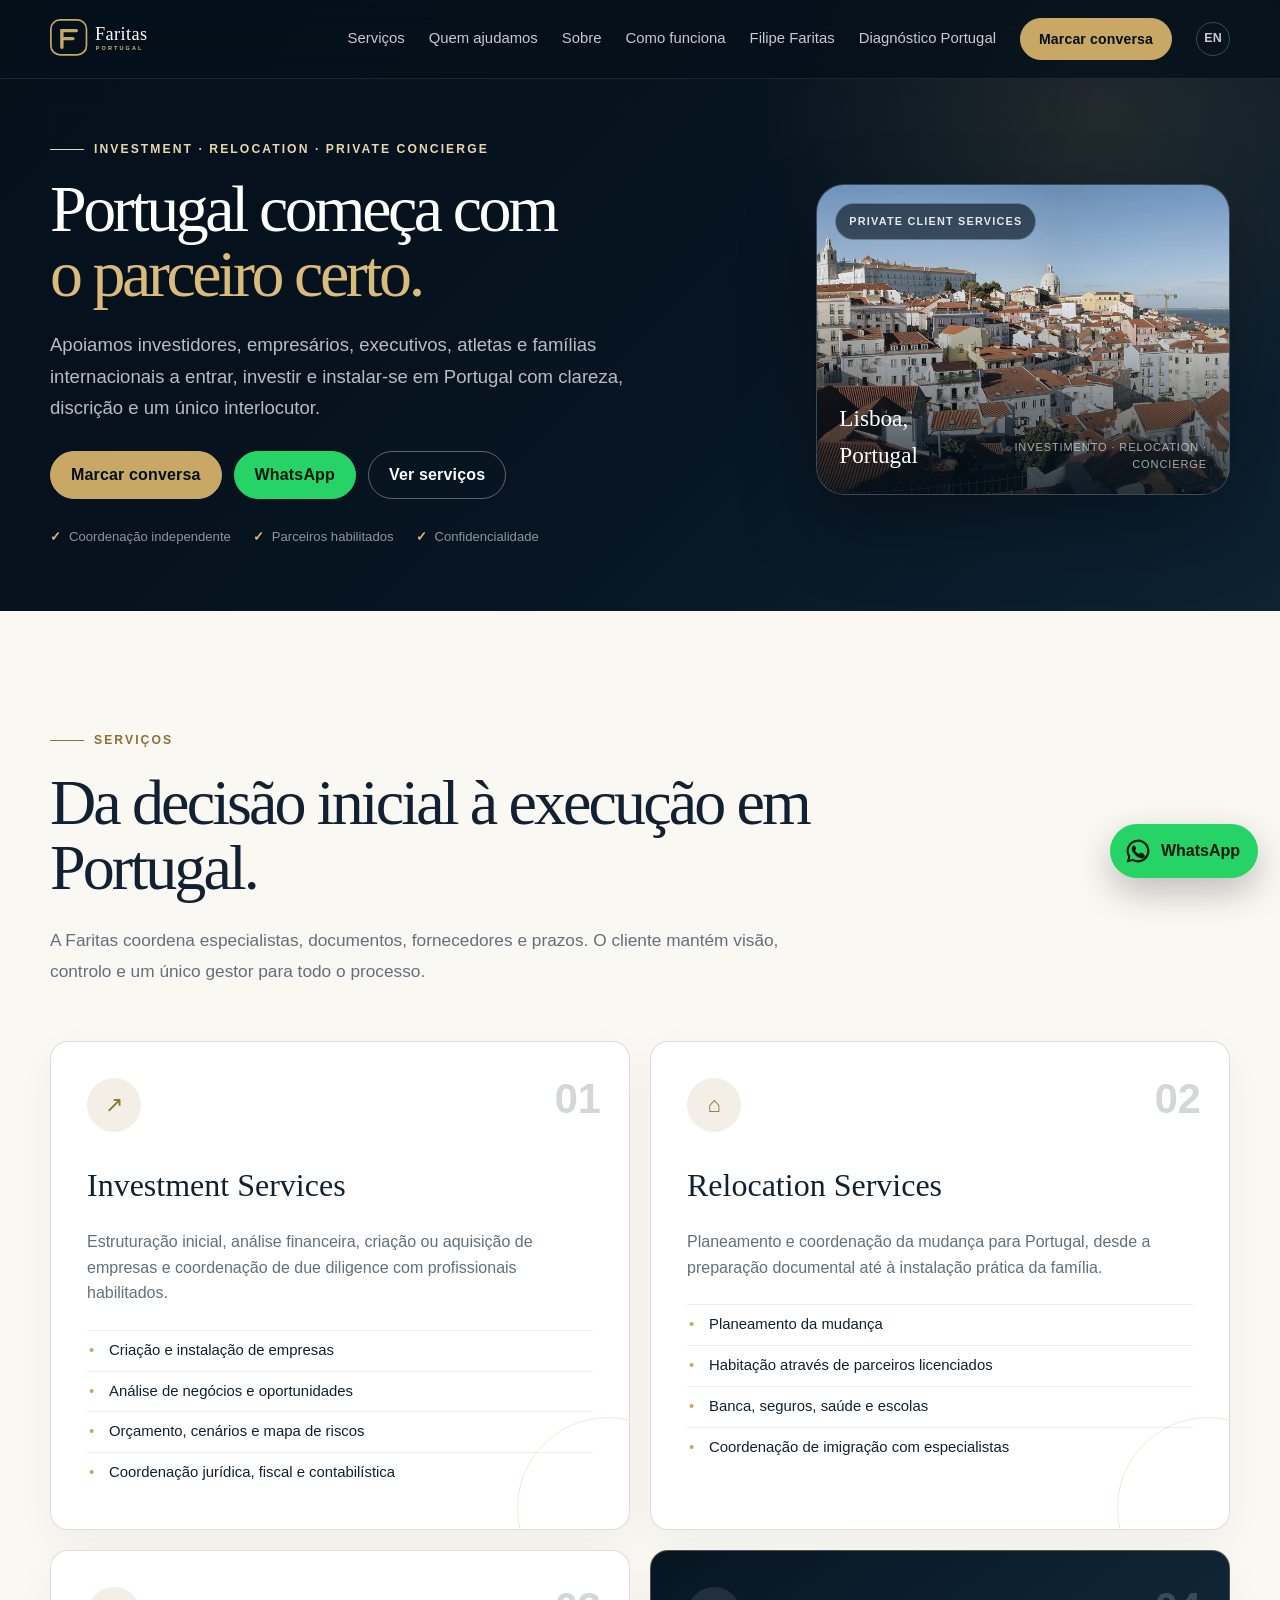
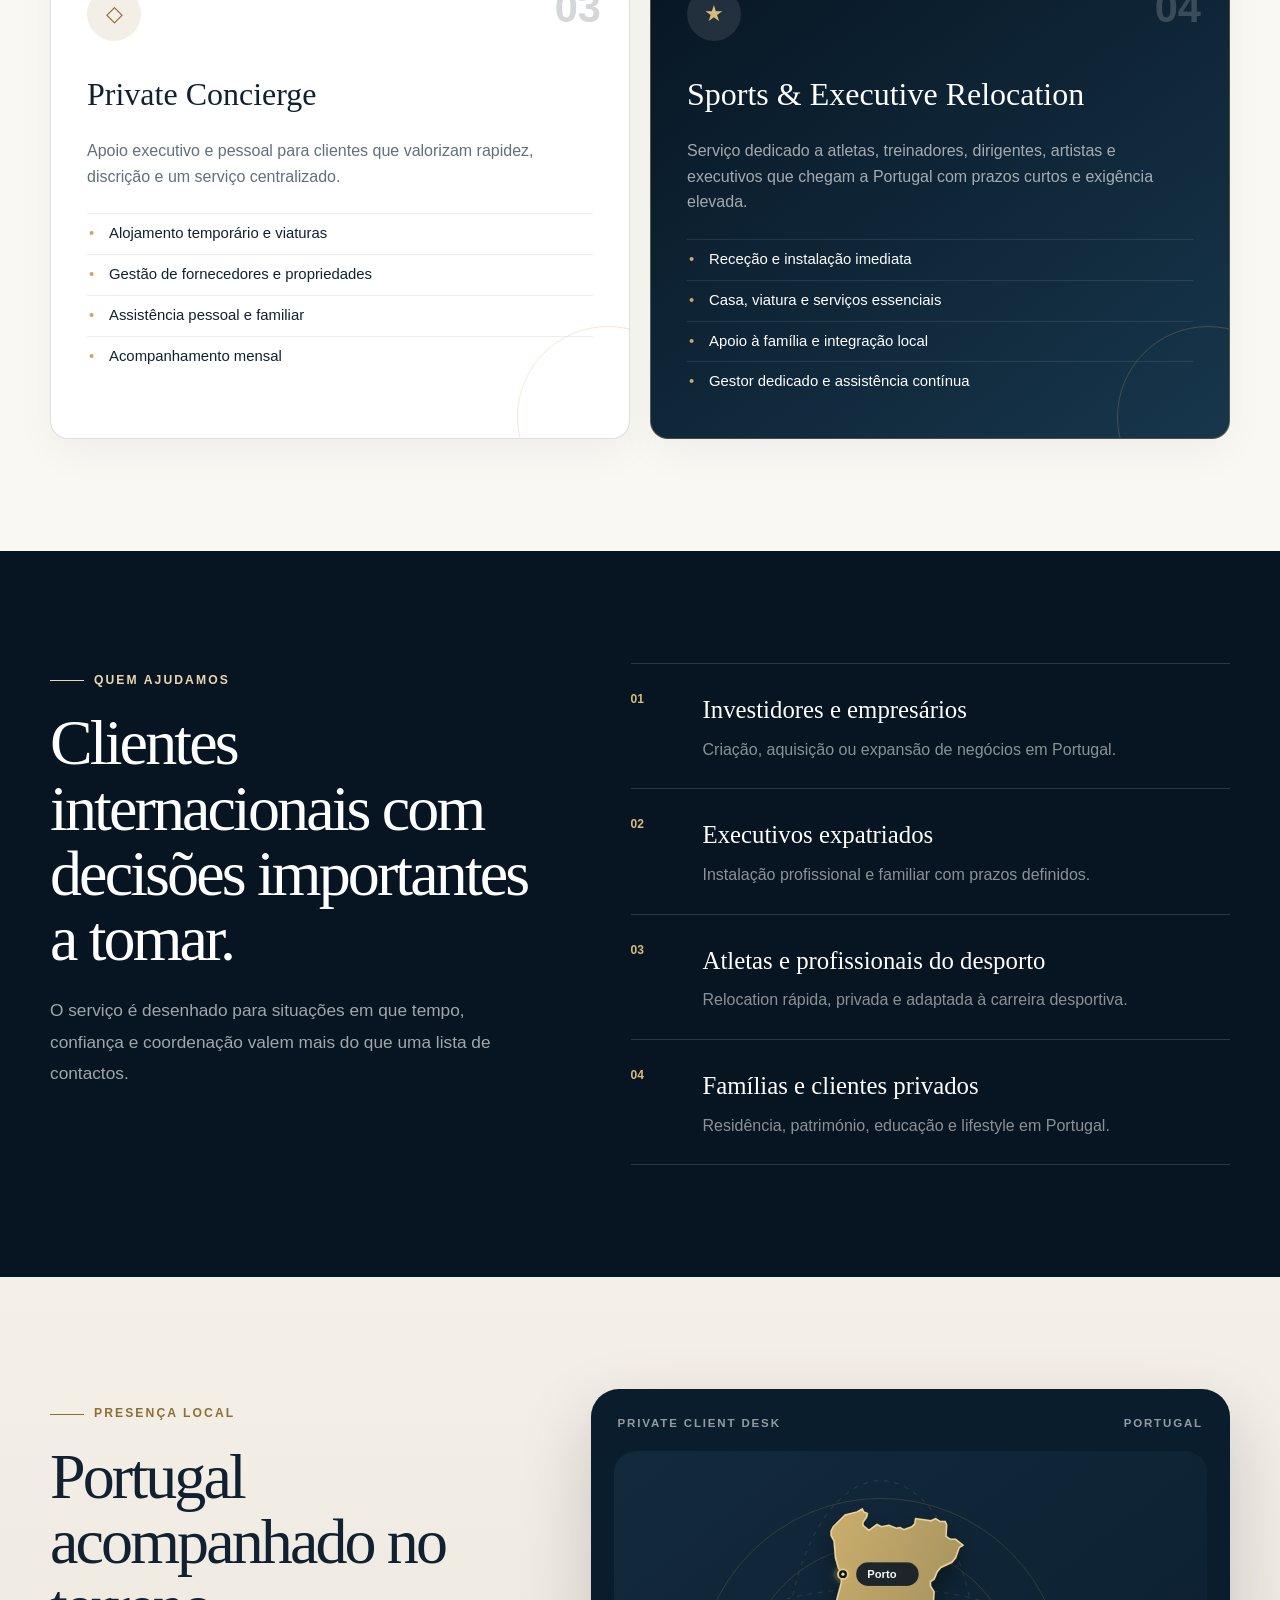
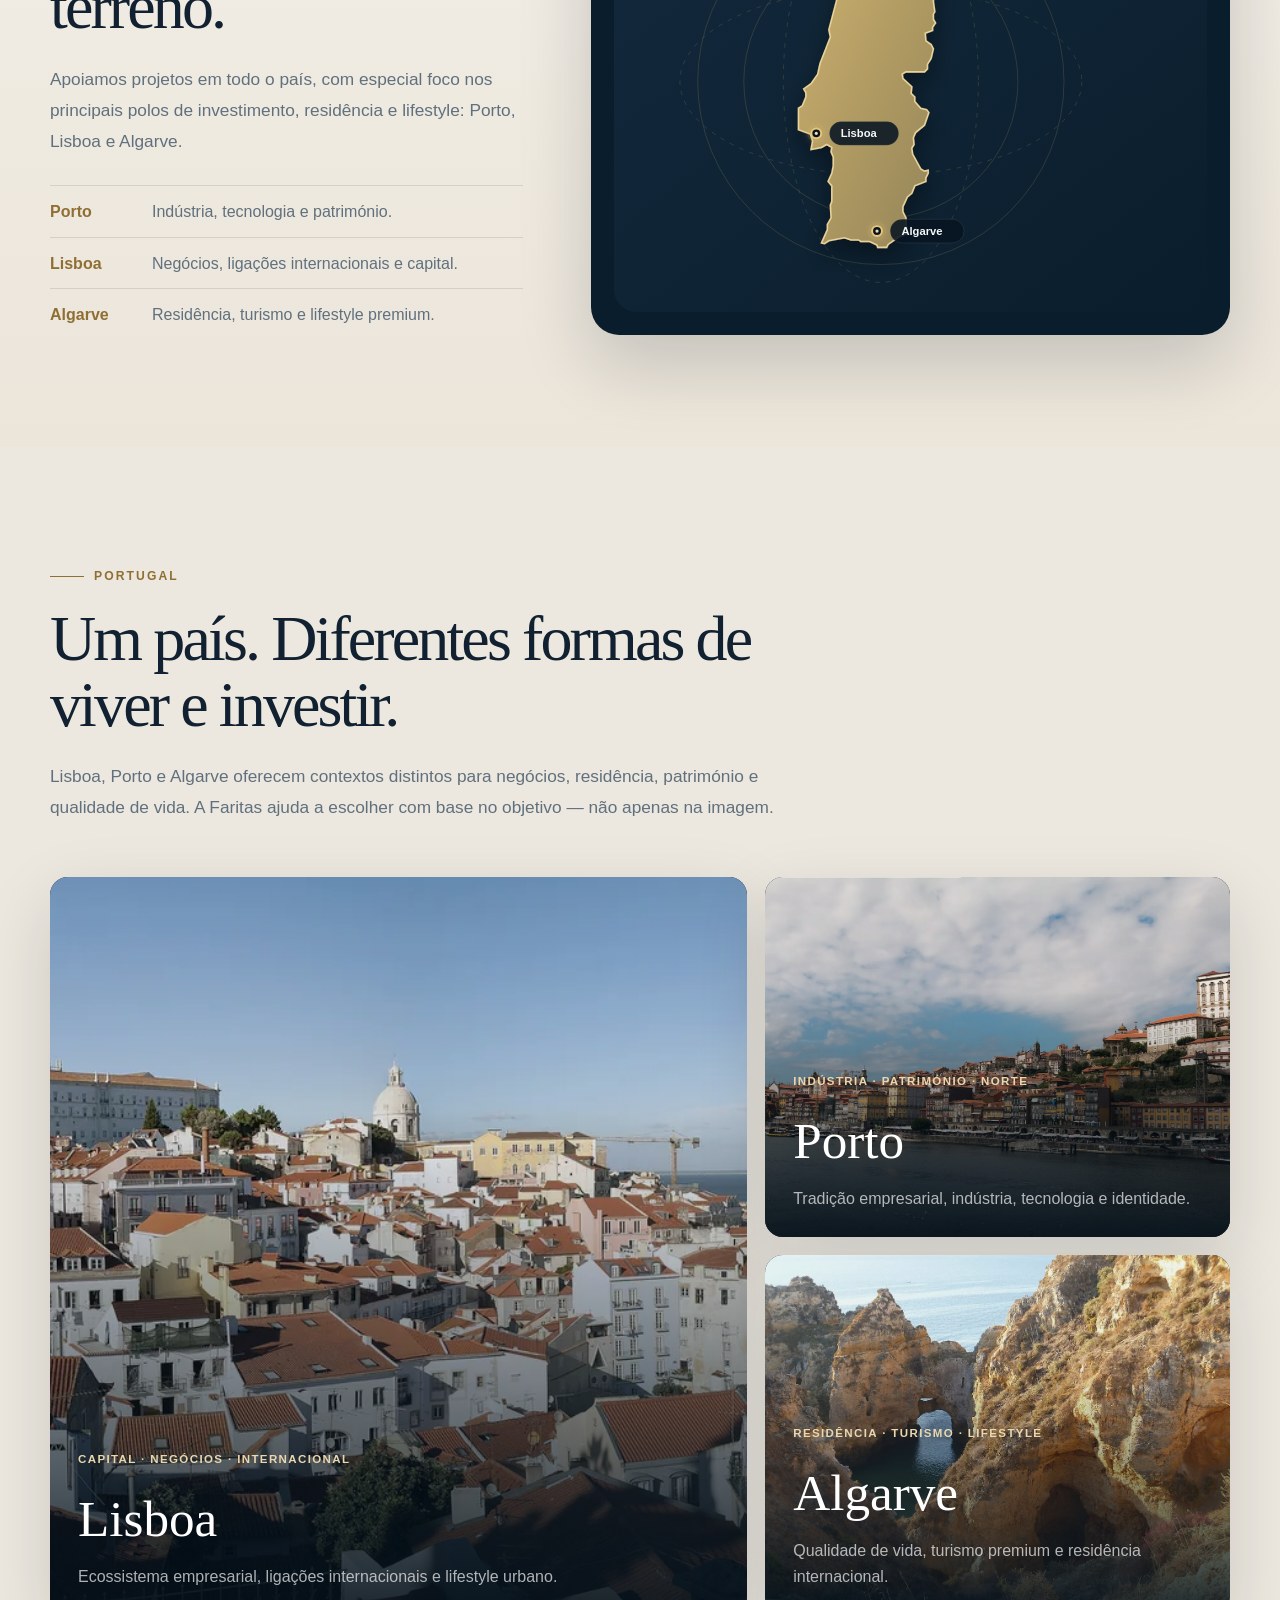
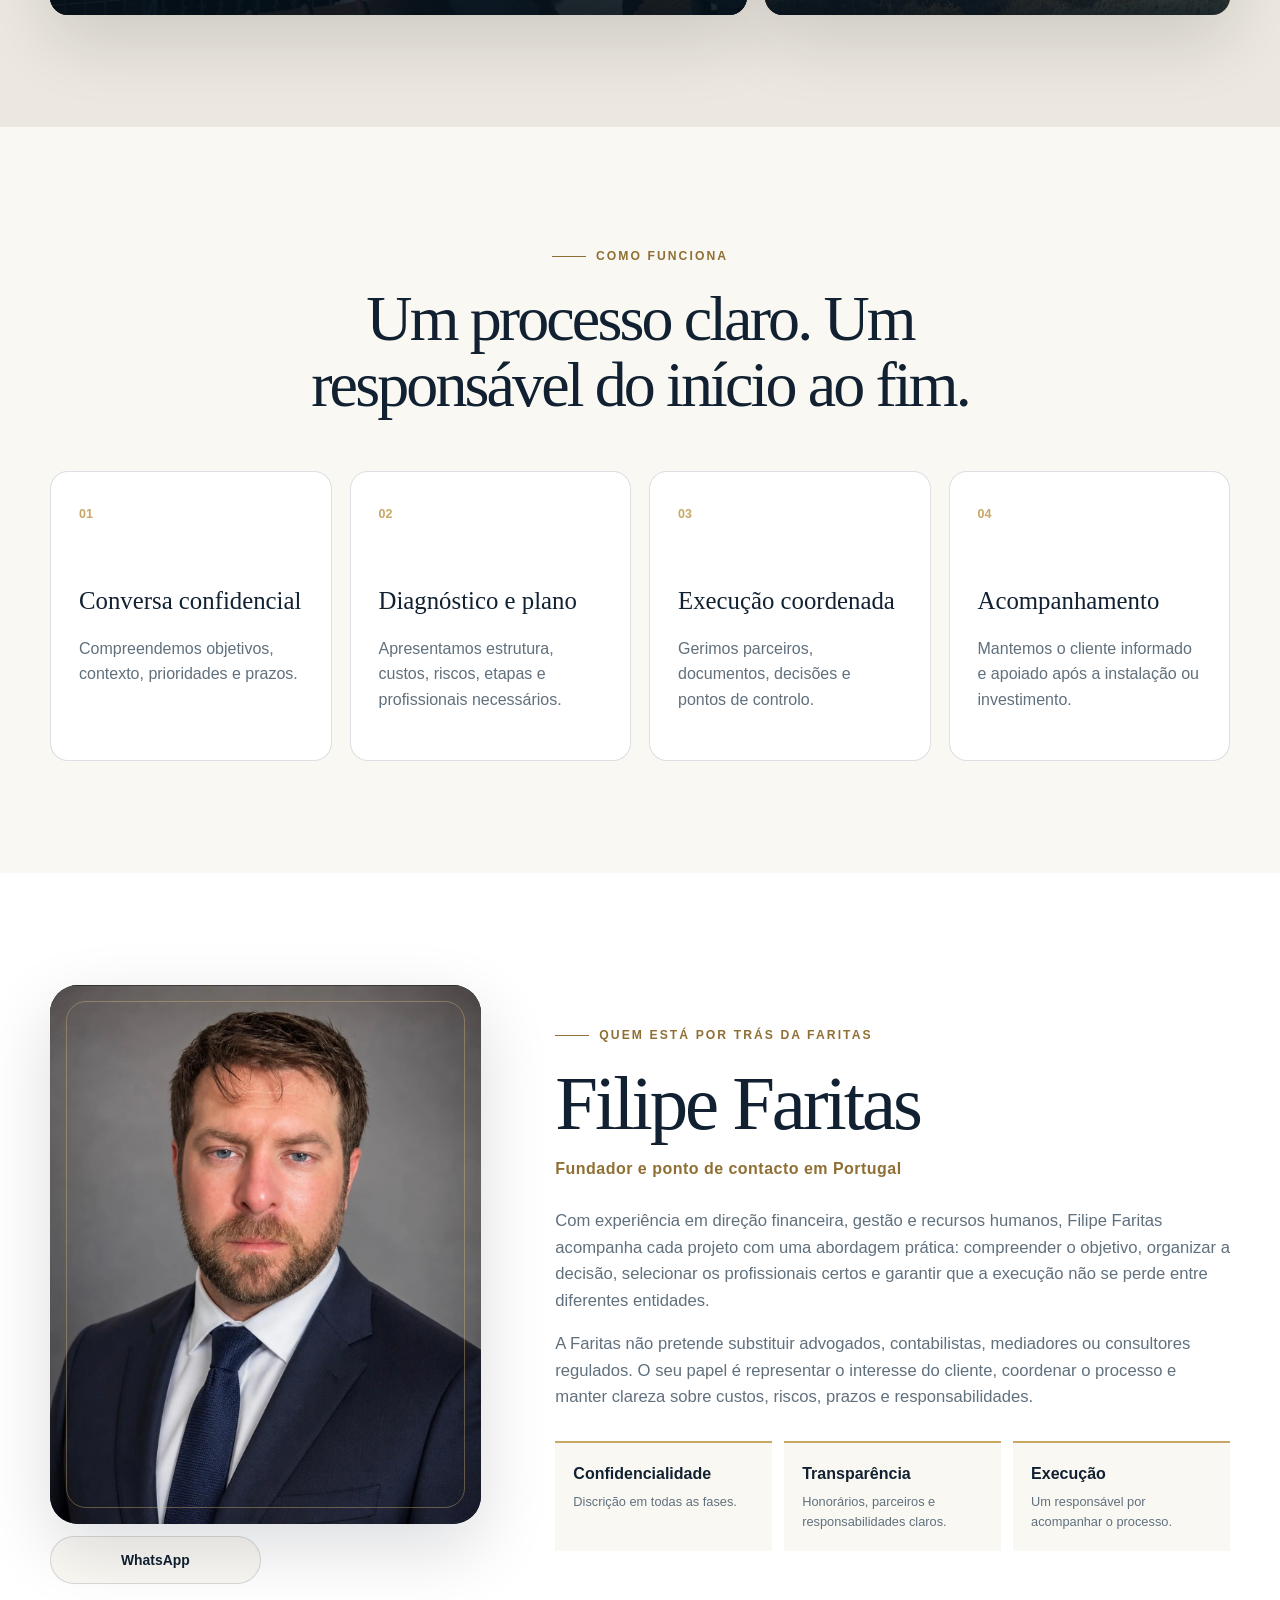
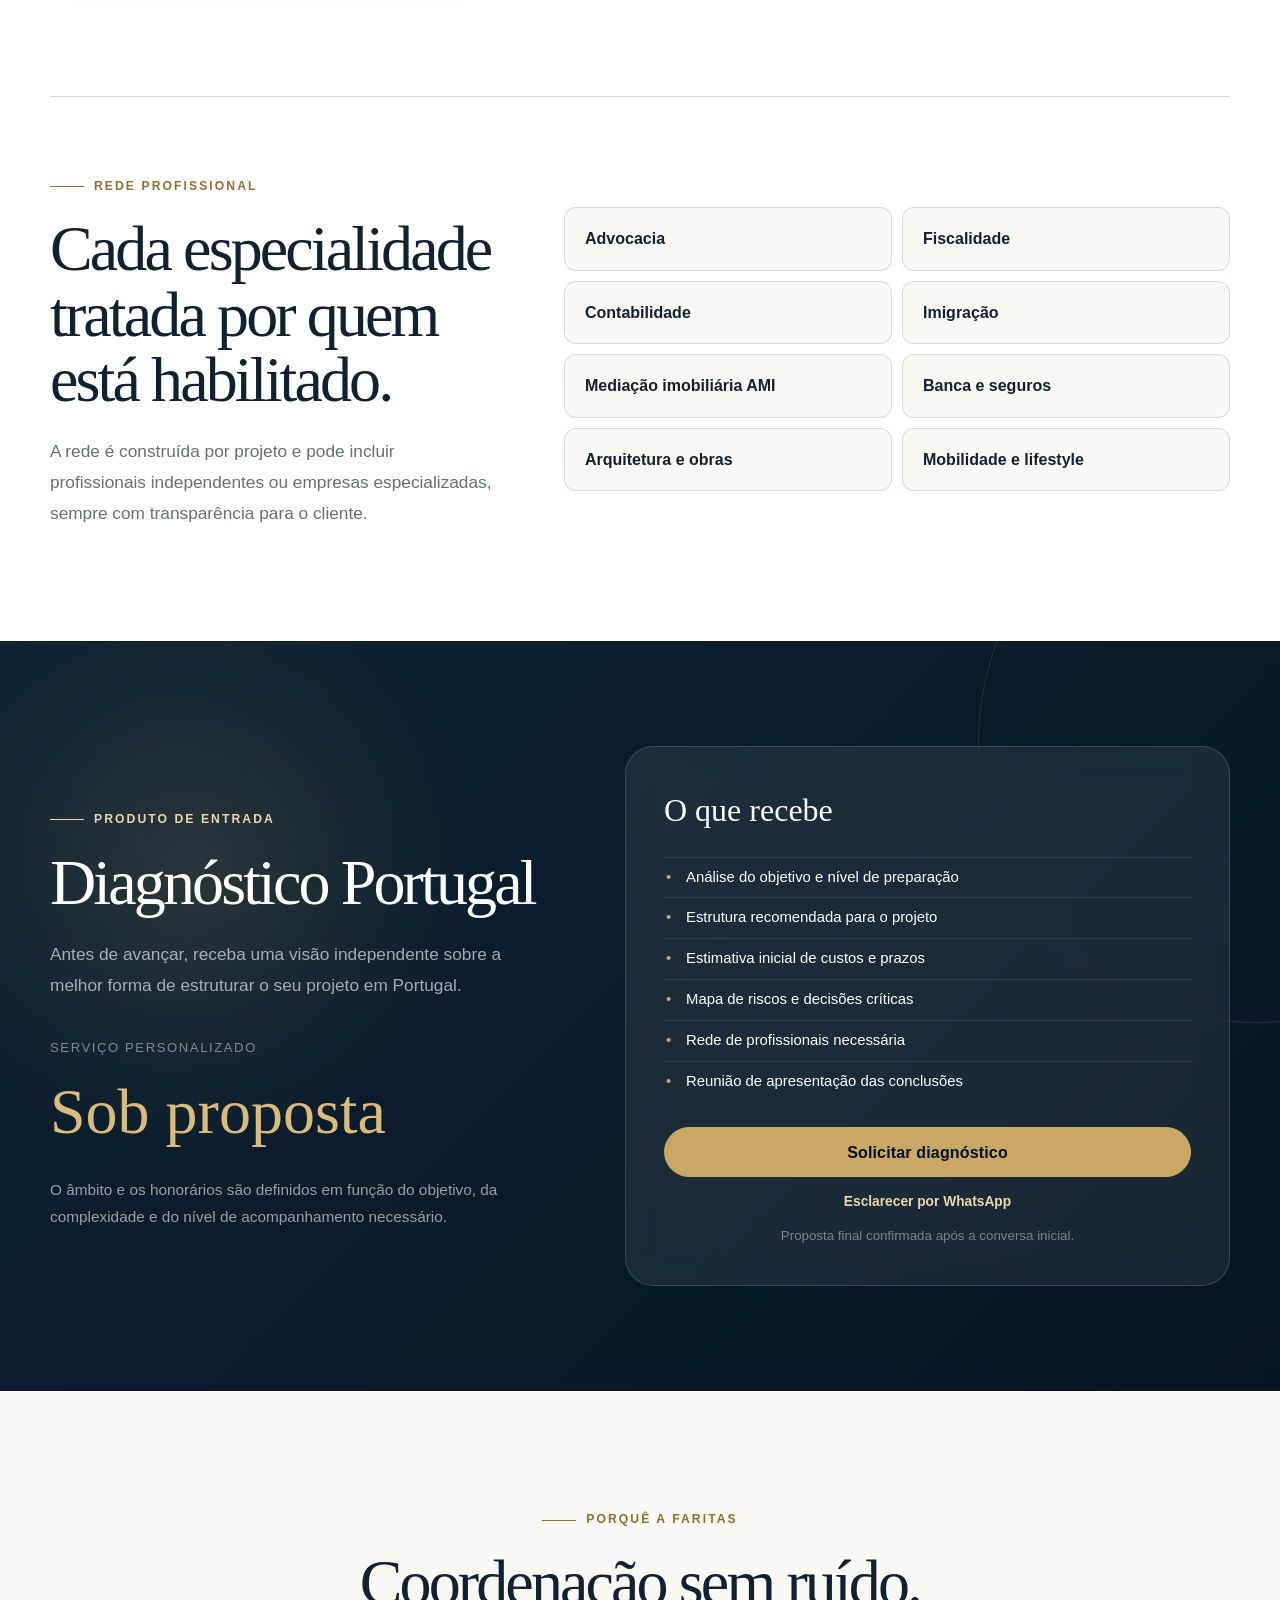
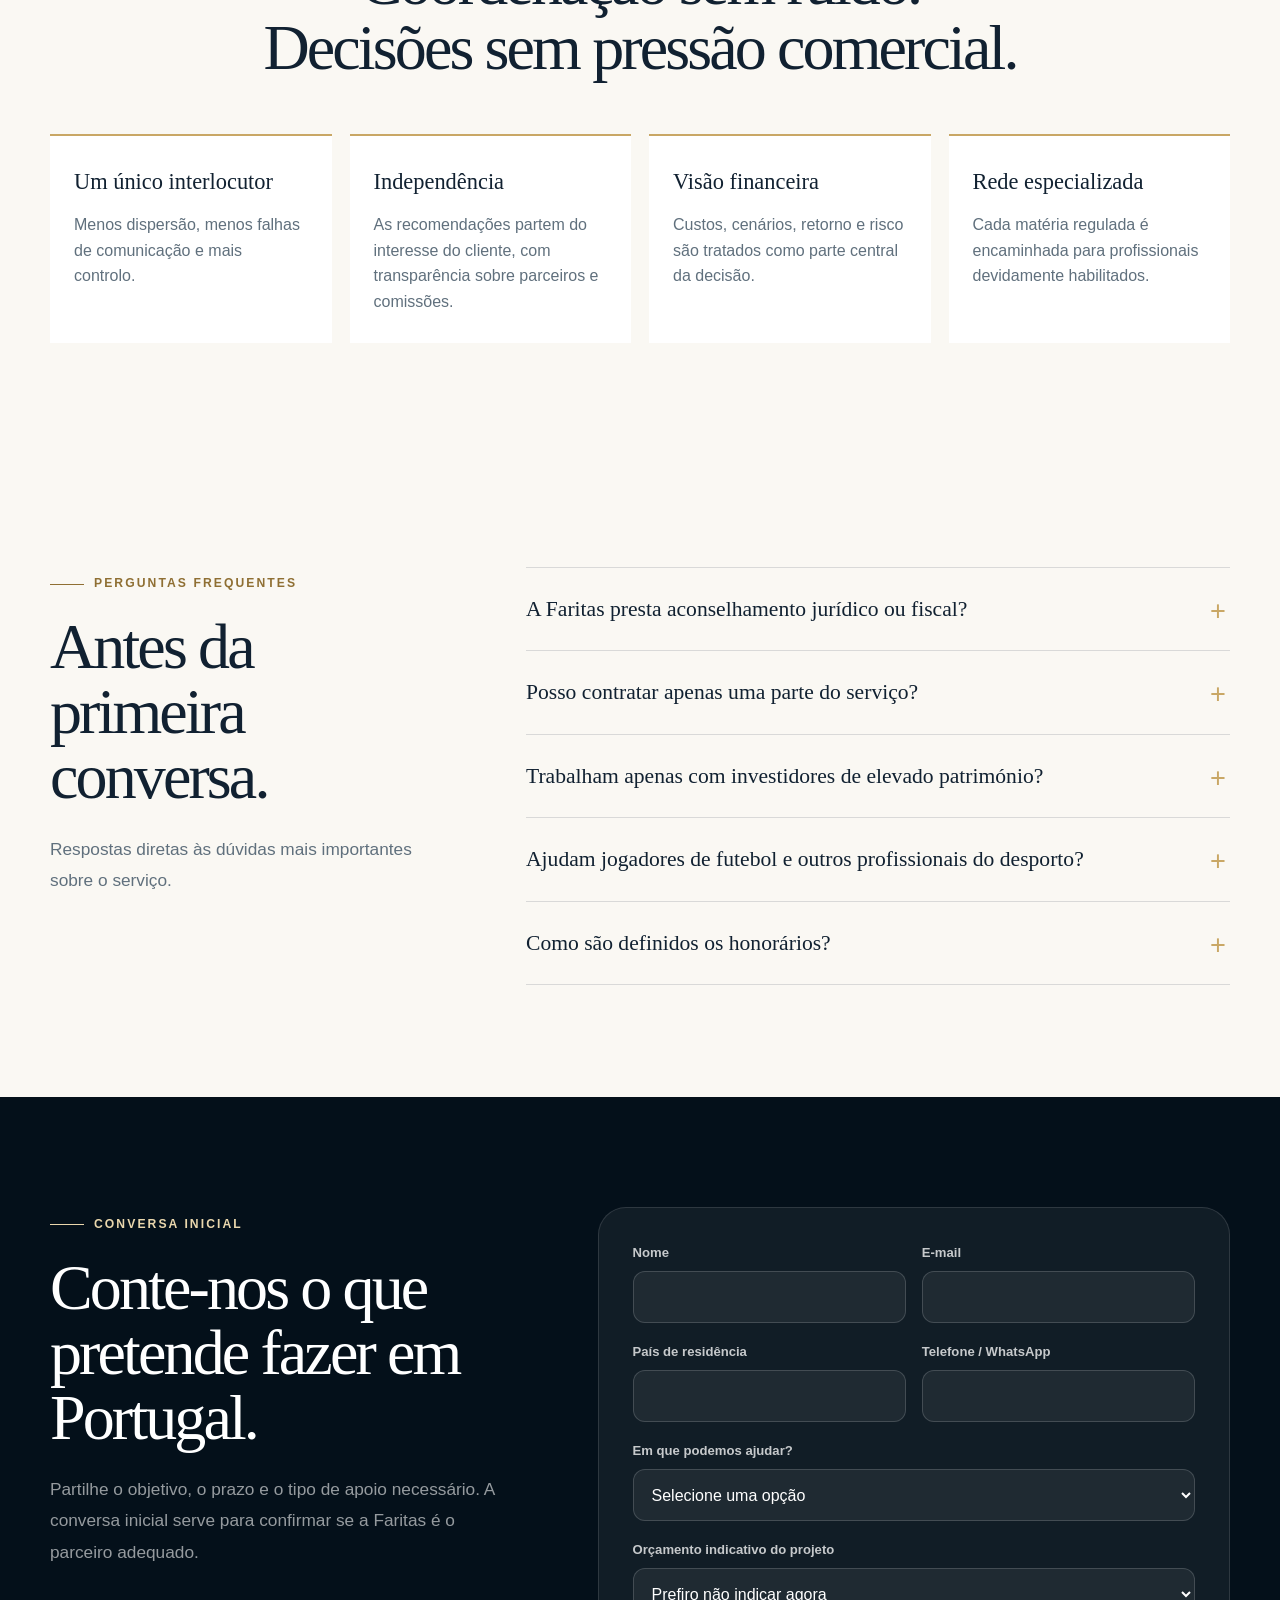
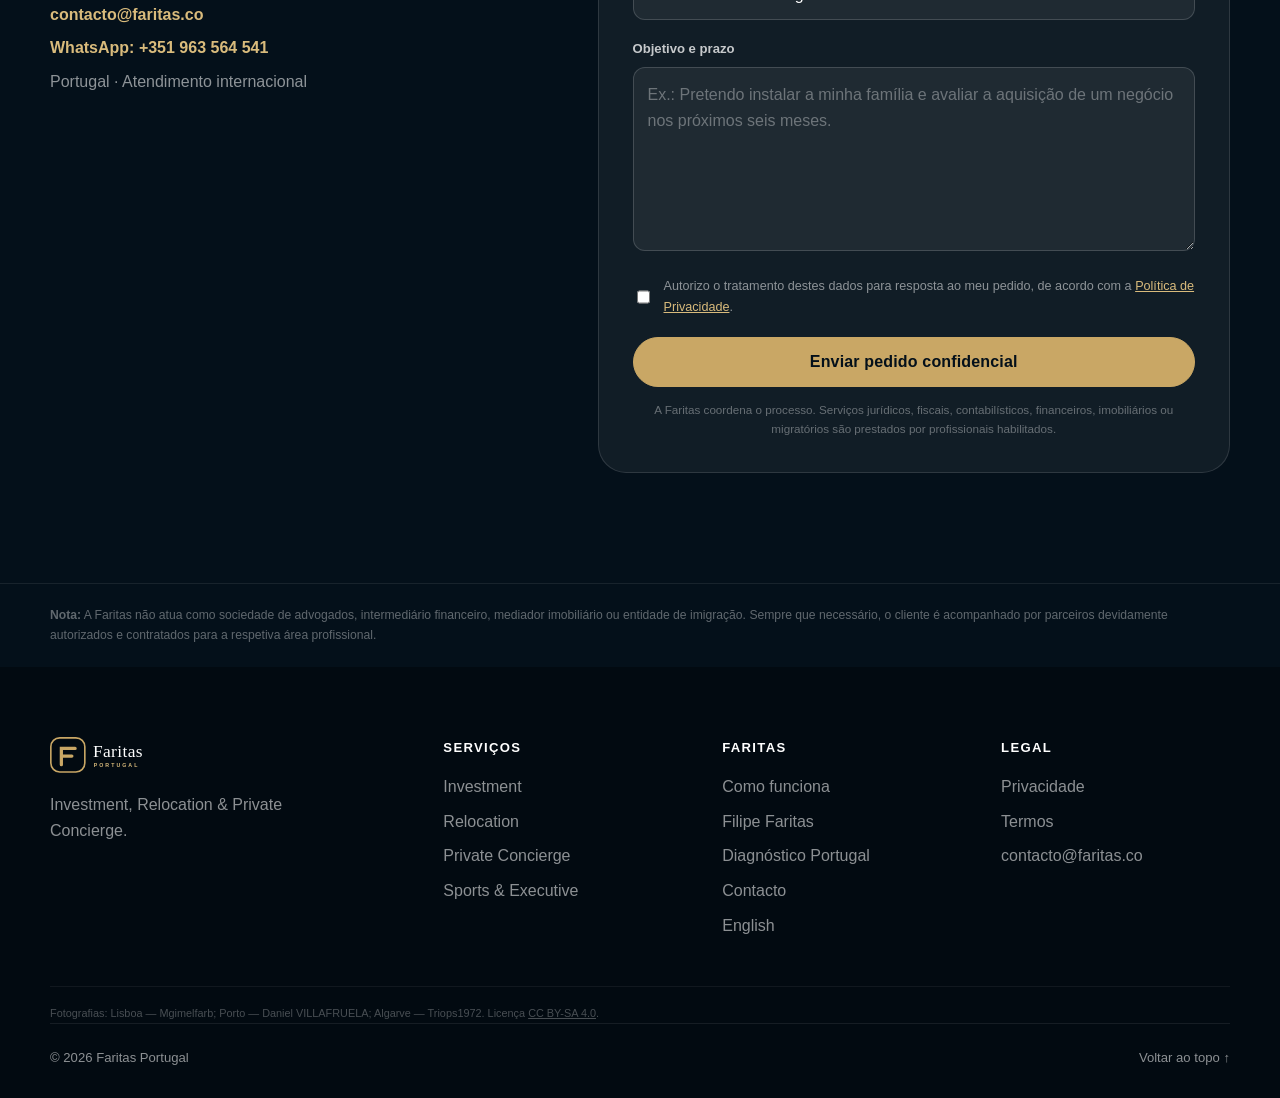
<file: index.html>
<!DOCTYPE html>
<html lang="pt-PT">
<head>
<meta charset="utf-8"/>
<meta content="width=device-width, initial-scale=1.0" name="viewport"/>
<title>Faritas Portugal — Investment, Relocation &amp; Private Concierge</title>
<meta content="Apoio independente a investidores, empresários, executivos, atletas e famílias internacionais que pretendem investir, trabalhar ou instalar-se em Portugal." name="description"/>
<meta content="index, follow" name="robots"/>
<meta content="#071522" name="theme-color"/>
<link href="https://www.faritas.co/" rel="canonical"/>
<link href="https://www.faritas.co/" hreflang="pt-PT" rel="alternate"/>
<link href="https://www.faritas.co/en.html" hreflang="en" rel="alternate"/>
<link href="https://www.faritas.co/" hreflang="x-default" rel="alternate"/>
<meta content="website" property="og:type"/>
<meta content="pt_PT" property="og:locale"/>
<meta content="Faritas Portugal — O seu parceiro de confiança em Portugal" property="og:title"/>
<meta content="Investimento, relocation e concierge privado, coordenados por um único interlocutor em Portugal." property="og:description"/>
<meta content="https://www.faritas.co/" property="og:url"/>
<meta content="https://www.faritas.co/social-cover.png" property="og:image"/>
<meta content="summary_large_image" name="twitter:card"/>
<meta content="Faritas Portugal" name="twitter:title"/>
<meta content="Investment, Relocation &amp; Private Concierge em Portugal." name="twitter:description"/>
<meta content="https://www.faritas.co/social-cover.png" name="twitter:image"/>
<link href="favicon.svg" rel="icon" type="image/svg+xml"/>
<link href="styles.css" rel="stylesheet"/>
<script type="application/ld+json">
{
  "@context": "https://schema.org",
  "@type": "ProfessionalService",
  "name": "Faritas Portugal",
  "url": "https://www.faritas.co/",
  "logo": "https://www.faritas.co/logo.svg",
  "email": "contacto@faritas.co",
  "telephone": "+351963564541",
  "areaServed": "Portugal",
  "description": "Coordenação de investimento, relocation e concierge privado para clientes internacionais em Portugal.",
  "founder": {
    "@type": "Person",
    "name": "Filipe Faritas"
  },
  "serviceType": [
    "Investment coordination",
    "Relocation coordination",
    "Private concierge",
    "Sports and executive relocation"
  ]
}
  </script>
</head>
<body>
<a class="skip-link" href="#conteudo">Saltar para o conteúdo</a>
<header class="site-header" id="topo">
<div class="header-inner">
<a aria-label="Faritas Portugal — página inicial" class="brand" href="#topo">
<img alt="Faritas Portugal" src="logo.svg"/>
</a>
<button aria-controls="main-nav" aria-expanded="false" class="menu-toggle" type="button">
<span></span><span></span><span></span>
<span class="sr-only">Abrir menu</span>
</button>
<nav aria-label="Navegação principal" class="main-nav" id="main-nav">
<a href="#servicos">Serviços</a>
<a href="#clientes">Quem ajudamos</a>
<a href="#sobre">Sobre</a>
<a href="#processo">Como funciona</a>
<a href="#sobre">Filipe Faritas</a>
<a href="#diagnostico">Diagnóstico Portugal</a>
<a class="button button-small" href="#contacto">Marcar conversa</a>
<a aria-label="English version" class="language-link" href="en.html">EN</a>
</nav>
</div>
</header>
<main id="conteudo">
<section class="hero">
  <div class="container hero-grid">
    <div class="hero-copy">
      <span class="eyebrow">Investment · Relocation · Private Concierge</span>
      <h1>Portugal começa com <span>o parceiro certo.</span></h1>
      <p class="hero-lead">
        Apoiamos investidores, empresários, executivos, atletas e famílias
        internacionais a entrar, investir e instalar-se em Portugal com
        clareza, discrição e um único interlocutor.
      </p>

      <div class="hero-actions">
        <a class="button" href="#contacto">Marcar conversa</a>
        <a class="button button-whatsapp" href="https://wa.me/351963564541?text=Ol%C3%A1%20Filipe%2C%20gostaria%20de%20falar%20sobre%20um%20projeto%20em%20Portugal." rel="noopener noreferrer" target="_blank">WhatsApp</a>
        <a class="button button-secondary" href="#servicos">Ver serviços</a>
      </div>

      <div class="trust-strip" aria-label="Princípios do serviço">
        <span>Coordenação independente</span>
        <span>Parceiros habilitados</span>
        <span>Confidencialidade</span>
      </div>
    </div>

    <figure class="hero-visual">
      <picture>
        <source srcset="lisboa.webp" type="image/webp">
        <img src="lisboa.jpg" alt="Vista panorâmica de Lisboa e do rio Tejo" width="1800" height="578" fetchpriority="high">
      </picture>
      <div class="hero-visual-shade" aria-hidden="true"></div>
      <span class="hero-visual-badge">Private Client Services</span>
      <figcaption>
        <strong>Lisboa, Portugal</strong>
        <span>Investimento · Relocation · Concierge</span>
      </figcaption>
    </figure>
  </div>
</section>
<section class="section section-light" id="servicos">
<div class="container">
<div class="section-heading">
<span class="eyebrow dark">Serviços</span>
<h2>Da decisão inicial à execução em Portugal.</h2>
<p>
            A Faritas coordena especialistas, documentos, fornecedores e prazos.
            O cliente mantém visão, controlo e um único gestor para todo o processo.
          </p>
</div>
<div class="service-grid">
<article class="service-card">
<span class="service-number">01</span>
<div aria-hidden="true" class="service-icon">↗</div>
<h3>Investment Services</h3>
<p>
              Estruturação inicial, análise financeira, criação ou aquisição de
              empresas e coordenação de due diligence com profissionais habilitados.
            </p>
<ul>
<li>Criação e instalação de empresas</li>
<li>Análise de negócios e oportunidades</li>
<li>Orçamento, cenários e mapa de riscos</li>
<li>Coordenação jurídica, fiscal e contabilística</li>
</ul>
</article>
<article class="service-card">
<span class="service-number">02</span>
<div aria-hidden="true" class="service-icon">⌂</div>
<h3>Relocation Services</h3>
<p>
              Planeamento e coordenação da mudança para Portugal, desde a preparação
              documental até à instalação prática da família.
            </p>
<ul>
<li>Planeamento da mudança</li>
<li>Habitação através de parceiros licenciados</li>
<li>Banca, seguros, saúde e escolas</li>
<li>Coordenação de imigração com especialistas</li>
</ul>
</article>
<article class="service-card">
<span class="service-number">03</span>
<div aria-hidden="true" class="service-icon">◇</div>
<h3>Private Concierge</h3>
<p>
              Apoio executivo e pessoal para clientes que valorizam rapidez,
              discrição e um serviço centralizado.
            </p>
<ul>
<li>Alojamento temporário e viaturas</li>
<li>Gestão de fornecedores e propriedades</li>
<li>Assistência pessoal e familiar</li>
<li>Acompanhamento mensal</li>
</ul>
</article>
<article class="service-card service-card-featured">
<span class="service-number">04</span>
<div aria-hidden="true" class="service-icon">★</div>
<h3>Sports &amp; Executive Relocation</h3>
<p>
              Serviço dedicado a atletas, treinadores, dirigentes, artistas e
              executivos que chegam a Portugal com prazos curtos e exigência elevada.
            </p>
<ul>
<li>Receção e instalação imediata</li>
<li>Casa, viatura e serviços essenciais</li>
<li>Apoio à família e integração local</li>
<li>Gestor dedicado e assistência contínua</li>
</ul>
</article>
</div>
</div>
</section>
<section class="section section-ink" id="clientes">
<div class="container split-layout">
<div class="section-heading compact">
<span class="eyebrow">Quem ajudamos</span>
<h2>Clientes internacionais com decisões importantes a tomar.</h2>
<p>
            O serviço é desenhado para situações em que tempo, confiança e
            coordenação valem mais do que uma lista de contactos.
          </p>
</div>
<div class="client-list">
<article>
<span>01</span>
<div>
<h3>Investidores e empresários</h3>
<p>Criação, aquisição ou expansão de negócios em Portugal.</p>
</div>
</article>
<article>
<span>02</span>
<div>
<h3>Executivos expatriados</h3>
<p>Instalação profissional e familiar com prazos definidos.</p>
</div>
</article>
<article>
<span>03</span>
<div>
<h3>Atletas e profissionais do desporto</h3>
<p>Relocation rápida, privada e adaptada à carreira desportiva.</p>
</div>
</article>
<article>
<span>04</span>
<div>
<h3>Famílias e clientes privados</h3>
<p>Residência, património, educação e lifestyle em Portugal.</p>
</div>
</article>
</div>
</div>
</section>
<section class="section map-section" id="cobertura">
<div class="container map-section-grid">
<div class="section-heading compact">
<span class="eyebrow dark">Presença local</span>
<h2>Portugal acompanhado no terreno.</h2>
<p>
Apoiamos projetos em todo o país, com especial foco nos principais polos
de investimento, residência e lifestyle: Porto, Lisboa e Algarve.
</p>
<div class="map-highlights">
<div><strong>Porto</strong><span>Indústria, tecnologia e património.</span></div>
<div><strong>Lisboa</strong><span>Negócios, ligações internacionais e capital.</span></div>
<div><strong>Algarve</strong><span>Residência, turismo e lifestyle premium.</span></div>
</div>
</div>
<div class="map-card">
<div class="map-card-topline">
<span>Private Client Desk</span>
<span>Portugal</span>
</div>
<img src="mapa-portugal.svg" alt="Mapa de Portugal com marcações no Porto, Lisboa e Algarve" loading="lazy"/>
</div>
</div>
</section>

<section class="section portugal-showcase" id="portugal">
<div class="container">
<div class="section-heading">
<span class="eyebrow dark">Portugal</span>
<h2>Um país. Diferentes formas de viver e investir.</h2>
<p>
            Lisboa, Porto e Algarve oferecem contextos distintos para negócios,
            residência, património e qualidade de vida. A Faritas ajuda a escolher
            com base no objetivo — não apenas na imagem.
          </p>
</div>
<div class="destination-grid">
<article class="destination-card destination-card-wide">
<picture>
<source srcset="lisboa.webp" type="image/webp"/>
<img alt="Panorama da zona histórica de Lisboa" loading="lazy" src="lisboa.jpg"/>
</picture>
<div class="destination-overlay">
<span>Capital · Negócios · Internacional</span>
<h3>Lisboa</h3>
<p>Ecossistema empresarial, ligações internacionais e lifestyle urbano.</p>
</div>
</article>
<article class="destination-card">
<picture>
<source srcset="porto.webp" type="image/webp"/>
<img alt="Panorama da Ribeira e do rio Douro no Porto" loading="lazy" src="porto.jpg"/>
</picture>
<div class="destination-overlay">
<span>Indústria · Património · Norte</span>
<h3>Porto</h3>
<p>Tradição empresarial, indústria, tecnologia e identidade.</p>
</div>
</article>
<article class="destination-card">
<picture>
<source srcset="algarve.webp" type="image/webp"/>
<img alt="Costa rochosa do Algarve junto ao oceano" loading="lazy" src="algarve.jpg"/>
</picture>
<div class="destination-overlay">
<span>Residência · Turismo · Lifestyle</span>
<h3>Algarve</h3>
<p>Qualidade de vida, turismo premium e residência internacional.</p>
</div>
</article>
</div>
</div>
</section>
<section class="section section-light" id="processo">
<div class="container">
<div class="section-heading centered">
<span class="eyebrow dark">Como funciona</span>
<h2>Um processo claro. Um responsável do início ao fim.</h2>
</div>
<div class="process-grid">
<article>
<span>01</span>
<h3>Conversa confidencial</h3>
<p>Compreendemos objetivos, contexto, prioridades e prazos.</p>
</article>
<article>
<span>02</span>
<h3>Diagnóstico e plano</h3>
<p>Apresentamos estrutura, custos, riscos, etapas e profissionais necessários.</p>
</article>
<article>
<span>03</span>
<h3>Execução coordenada</h3>
<p>Gerimos parceiros, documentos, decisões e pontos de controlo.</p>
</article>
<article>
<span>04</span>
<h3>Acompanhamento</h3>
<p>Mantemos o cliente informado e apoiado após a instalação ou investimento.</p>
</article>
</div>
</div>
</section>
<section class="section founder-section" id="sobre">
<div class="container founder-grid">
<div class="founder-media">
<div class="founder-image-frame">
<picture>
<source srcset="filipe-faritas.webp" type="image/webp"/>
<img alt="Filipe Faritas, fundador da Faritas Portugal" loading="lazy" src="filipe-faritas.jpg" width="1200" height="1500"/>
</picture>
</div>
<div class="founder-links">

<a class="social-button" href="https://wa.me/351963564541?text=Ol%C3%A1%20Filipe%2C%20gostaria%20de%20falar%20sobre%20um%20projeto%20em%20Portugal." rel="noopener noreferrer" target="_blank">WhatsApp</a>
</div>
</div>
<div class="founder-copy">
<span class="eyebrow dark">Quem está por trás da Faritas</span>
<h2>Filipe Faritas</h2>
<p class="founder-role">Fundador e ponto de contacto em Portugal</p>
<p>
            Com experiência em direção financeira, gestão e recursos humanos,
            Filipe Faritas acompanha cada projeto com uma abordagem prática:
            compreender o objetivo, organizar a decisão, selecionar os profissionais
            certos e garantir que a execução não se perde entre diferentes entidades.
          </p>
<p>
            A Faritas não pretende substituir advogados, contabilistas, mediadores ou
            consultores regulados. O seu papel é representar o interesse do cliente,
            coordenar o processo e manter clareza sobre custos, riscos, prazos e responsabilidades.
          </p>
<div class="founder-principles">
<div><strong>Confidencialidade</strong><span>Discrição em todas as fases.</span></div>
<div><strong>Transparência</strong><span>Honorários, parceiros e responsabilidades claros.</span></div>
<div><strong>Execução</strong><span>Um responsável por acompanhar o processo.</span></div>
</div>
</div>
</div>
</section>
<section class="section partner-section" id="parceiros">
<div class="container partner-grid">
<div class="section-heading compact">
<span class="eyebrow dark">Rede profissional</span>
<h2>Cada especialidade tratada por quem está habilitado.</h2>
<p>
            A rede é construída por projeto e pode incluir profissionais independentes
            ou empresas especializadas, sempre com transparência para o cliente.
          </p>
</div>
<div aria-label="Categorias de parceiros" class="partner-categories">
<span>Advocacia</span>
<span>Fiscalidade</span>
<span>Contabilidade</span>
<span>Imigração</span>
<span>Mediação imobiliária AMI</span>
<span>Banca e seguros</span>
<span>Arquitetura e obras</span>
<span>Mobilidade e lifestyle</span>
</div>
</div>
</section>
<section class="diagnostic-section" id="diagnostico">
<div class="container diagnostic-grid">
<div>
<span class="eyebrow">Produto de entrada</span>
<h2>Diagnóstico Portugal</h2>
<p class="diagnostic-lead">
            Antes de avançar, receba uma visão independente sobre a melhor forma
            de estruturar o seu projeto em Portugal.
          </p>
<div class="diagnostic-price diagnostic-price-quote">
<span>Serviço personalizado</span>
<strong>Sob proposta</strong>
<p>O âmbito e os honorários são definidos em função do objetivo, da complexidade e do nível de acompanhamento necessário.</p>
</div>
</div>
<div class="diagnostic-card">
<h3>O que recebe</h3>
<ul>
<li>Análise do objetivo e nível de preparação</li>
<li>Estrutura recomendada para o projeto</li>
<li>Estimativa inicial de custos e prazos</li>
<li>Mapa de riscos e decisões críticas</li>
<li>Rede de profissionais necessária</li>
<li>Reunião de apresentação das conclusões</li>
</ul>
<a class="button button-full" href="#contacto">Solicitar diagnóstico</a>
<a class="diagnostic-whatsapp" href="https://wa.me/351963564541?text=Ol%C3%A1%20Filipe%2C%20gostaria%20de%20falar%20sobre%20um%20projeto%20em%20Portugal." rel="noopener noreferrer" target="_blank">Esclarecer por WhatsApp</a>
<small>Proposta final confirmada após a conversa inicial.</small>
</div>
</div>
</section>
<section class="section section-light why-section">
<div class="container">
<div class="section-heading centered">
<span class="eyebrow dark">Porquê a Faritas</span>
<h2>Coordenação sem ruído. Decisões sem pressão comercial.</h2>
</div>
<div class="why-grid">
<article>
<h3>Um único interlocutor</h3>
<p>Menos dispersão, menos falhas de comunicação e mais controlo.</p>
</article>
<article>
<h3>Independência</h3>
<p>As recomendações partem do interesse do cliente, com transparência sobre parceiros e comissões.</p>
</article>
<article>
<h3>Visão financeira</h3>
<p>Custos, cenários, retorno e risco são tratados como parte central da decisão.</p>
</article>
<article>
<h3>Rede especializada</h3>
<p>Cada matéria regulada é encaminhada para profissionais devidamente habilitados.</p>
</article>
</div>
</div>
</section>
<section class="section section-light faq-section" id="faq">
<div class="container faq-grid">
<div class="section-heading compact">
<span class="eyebrow dark">Perguntas frequentes</span>
<h2>Antes da primeira conversa.</h2>
<p>Respostas diretas às dúvidas mais importantes sobre o serviço.</p>
</div>
<div class="faq-list">
<details>
<summary>A Faritas presta aconselhamento jurídico ou fiscal?</summary>
<p>Não. A Faritas coordena o projeto e organiza a decisão. Matérias jurídicas, fiscais, contabilísticas, financeiras, imobiliárias e migratórias são tratadas por profissionais habilitados.</p>
</details>
<details>
<summary>Posso contratar apenas uma parte do serviço?</summary>
<p>Sim. O âmbito pode limitar-se ao Diagnóstico Portugal, a uma etapa concreta ou a uma coordenação integral, conforme o objetivo e a complexidade.</p>
</details>
<details>
<summary>Trabalham apenas com investidores de elevado património?</summary>
<p>Não. O critério principal é existir um projeto claro, recursos compatíveis e necessidade real de coordenação. A conversa inicial serve para avaliar o enquadramento.</p>
</details>
<details>
<summary>Ajudam jogadores de futebol e outros profissionais do desporto?</summary>
<p>Sim. O serviço Sports &amp; Executive Relocation pode coordenar alojamento, viatura, instalação familiar, fornecedores e apoio contínuo, através de parceiros adequados.</p>
</details>
<details>
<summary>Como são definidos os honorários?</summary>
<p>Após a conversa inicial, é apresentada uma proposta com âmbito, entregáveis, prazos e preço. Eventuais comissões ou relações com parceiros devem ser comunicadas com transparência.</p>
</details>
</div>
</div>
</section>
<section class="contact-section" id="contacto">
<div class="container contact-grid">
<div class="contact-copy">
<span class="eyebrow">Conversa inicial</span>
<h2>Conte-nos o que pretende fazer em Portugal.</h2>
<p>
            Partilhe o objetivo, o prazo e o tipo de apoio necessário.
            A conversa inicial serve para confirmar se a Faritas é o parceiro adequado.
          </p>
<div class="contact-details">
<a href="mailto:contacto@faritas.co">contacto@faritas.co</a>


<a href="https://wa.me/351963564541?text=Ol%C3%A1%20Filipe%2C%20gostaria%20de%20falar%20sobre%20um%20projeto%20em%20Portugal." rel="noopener noreferrer" target="_blank">WhatsApp: +351 963 564 541</a>

<span>Portugal · Atendimento internacional</span>
</div>
</div>
<form accept-charset="UTF-8" action="https://formspree.io/f/mkodawvv" class="contact-form" method="POST">
<input name="_subject" type="hidden" value="Novo contacto — Faritas Portugal"/>
<input autocomplete="off" class="honeypot" name="_gotcha" tabindex="-1" type="text"/>
<div class="form-row">
<div class="field">
<label for="nome">Nome</label>
<input autocomplete="name" id="nome" name="nome" required="" type="text"/>
</div>
<div class="field">
<label for="email">E-mail</label>
<input autocomplete="email" id="email" name="email" required="" type="email"/>
</div>
</div>
<div class="form-row">
<div class="field">
<label for="pais">País de residência</label>
<input autocomplete="country-name" id="pais" name="pais" required="" type="text"/>
</div>
<div class="field">
<label for="telefone">Telefone / WhatsApp</label>
<input autocomplete="tel" id="telefone" name="telefone" type="tel"/>
</div>
</div>
<div class="field">
<label for="interesse">Em que podemos ajudar?</label>
<select id="interesse" name="interesse" required="">
<option disabled="" selected="" value="">Selecione uma opção</option>
<option value="Investimento ou empresa">Investimento ou empresa</option>
<option value="Relocation familiar">Relocation familiar</option>
<option value="Sports &amp; Executive Relocation">Sports &amp; Executive Relocation</option>
<option value="Private Concierge">Private Concierge</option>
<option value="Diagnóstico Portugal">Diagnóstico Portugal</option>
<option value="Parceria profissional">Parceria profissional</option>
</select>
</div>
<div class="field">
<label for="orcamento">Orçamento indicativo do projeto</label>
<select id="orcamento" name="orcamento">
<option selected="" value="">Prefiro não indicar agora</option>
<option value="Até €50.000">Até €50.000</option>
<option value="€50.000–€250.000">€50.000–€250.000</option>
<option value="€250.000–€1.000.000">€250.000–€1.000.000</option>
<option value="Mais de €1.000.000">Mais de €1.000.000</option>
</select>
</div>
<div class="field">
<label for="mensagem">Objetivo e prazo</label>
<textarea id="mensagem" name="mensagem" placeholder="Ex.: Pretendo instalar a minha família e avaliar a aquisição de um negócio nos próximos seis meses." required="" rows="6"></textarea>
</div>
<label class="consent">
<input name="consentimento" required="" type="checkbox" value="Aceite"/>
<span>
              Autorizo o tratamento destes dados para resposta ao meu pedido,
              de acordo com a <a href="privacidade.html">Política de Privacidade</a>.
            </span>
</label>
<button class="button button-full" type="submit">Enviar pedido confidencial</button>
<p class="form-note">
            A Faritas coordena o processo. Serviços jurídicos, fiscais, contabilísticos,
            financeiros, imobiliários ou migratórios são prestados por profissionais habilitados.
          </p>
</form>
</div>
</section>
<section class="legal-note">
<div class="container">
<p>
<strong>Nota:</strong> A Faritas não atua como sociedade de advogados,
          intermediário financeiro, mediador imobiliário ou entidade de imigração.
          Sempre que necessário, o cliente é acompanhado por parceiros devidamente
          autorizados e contratados para a respetiva área profissional.
        </p>
</div>
</section>
</main>
<footer class="site-footer">
<div class="container footer-grid">
<div class="footer-brand">
<img alt="Faritas Portugal" src="logo.svg"/>
<p>Investment, Relocation &amp; Private Concierge.</p>
</div>
<div>
<strong>Serviços</strong>
<a href="#servicos">Investment</a>
<a href="#servicos">Relocation</a>
<a href="#servicos">Private Concierge</a>
<a href="#servicos">Sports &amp; Executive</a>
</div>
<div>
<strong>Faritas</strong>
<a href="#processo">Como funciona</a>
<a href="#sobre">Filipe Faritas</a>
<a href="#diagnostico">Diagnóstico Portugal</a>
<a href="#contacto">Contacto</a>
<a href="en.html">English</a>
</div>
<div>
<strong>Legal</strong>
<a href="privacidade.html">Privacidade</a>
<a href="termos.html">Termos</a>
<a href="mailto:contacto@faritas.co">contacto@faritas.co</a>
</div>
</div>
<div class="container image-credits">
      Fotografias: Lisboa — Mgimelfarb; Porto — Daniel VILLAFRUELA; Algarve — Triops1972.
      Licença <a href="https://creativecommons.org/licenses/by-sa/4.0/" rel="noopener noreferrer" target="_blank">CC BY-SA 4.0</a>.
    </div>
<div class="container footer-bottom">
<span>© <span id="current-year">2026</span> Faritas Portugal</span>
<a href="#topo">Voltar ao topo ↑</a>
</div>
</footer>
<a aria-label="Falar com Filipe Faritas por WhatsApp" class="floating-whatsapp" href="https://wa.me/351963564541?text=Ol%C3%A1%20Filipe%2C%20gostaria%20de%20falar%20sobre%20um%20projeto%20em%20Portugal." rel="noopener noreferrer" target="_blank">
<svg aria-hidden="true" viewbox="0 0 32 32"><path d="M16 3a13 13 0 0 0-11.2 19.6L3 29l6.6-1.7A13 13 0 1 0 16 3Zm0 23.6a10.6 10.6 0 0 1-5.4-1.5l-.4-.2-3.9 1 1-3.8-.3-.4A10.6 10.6 0 1 1 16 26.6Zm5.8-7.9c-.3-.2-1.9-.9-2.2-1-.3-.1-.5-.2-.7.2-.2.3-.8 1-.9 1.2-.2.2-.4.2-.7.1-1.9-.9-3.2-1.7-4.5-3.9-.3-.6.3-.5.9-1.8.1-.2.1-.4 0-.6l-1-2.5c-.3-.6-.6-.5-.9-.5h-.7c-.2 0-.6.1-1 .5-.3.4-1.3 1.3-1.3 3.2s1.4 3.7 1.6 4c.2.3 2.7 4.1 6.5 5.7 2.4 1 3.3 1.1 4.5.9.7-.1 1.9-.8 2.2-1.5.3-.7.3-1.4.2-1.5-.2-.3-.5-.4-.8-.6Z"></path></svg>
<span>WhatsApp</span>
</a>
<script src="app.js"></script>
</body>
</html>
</file>
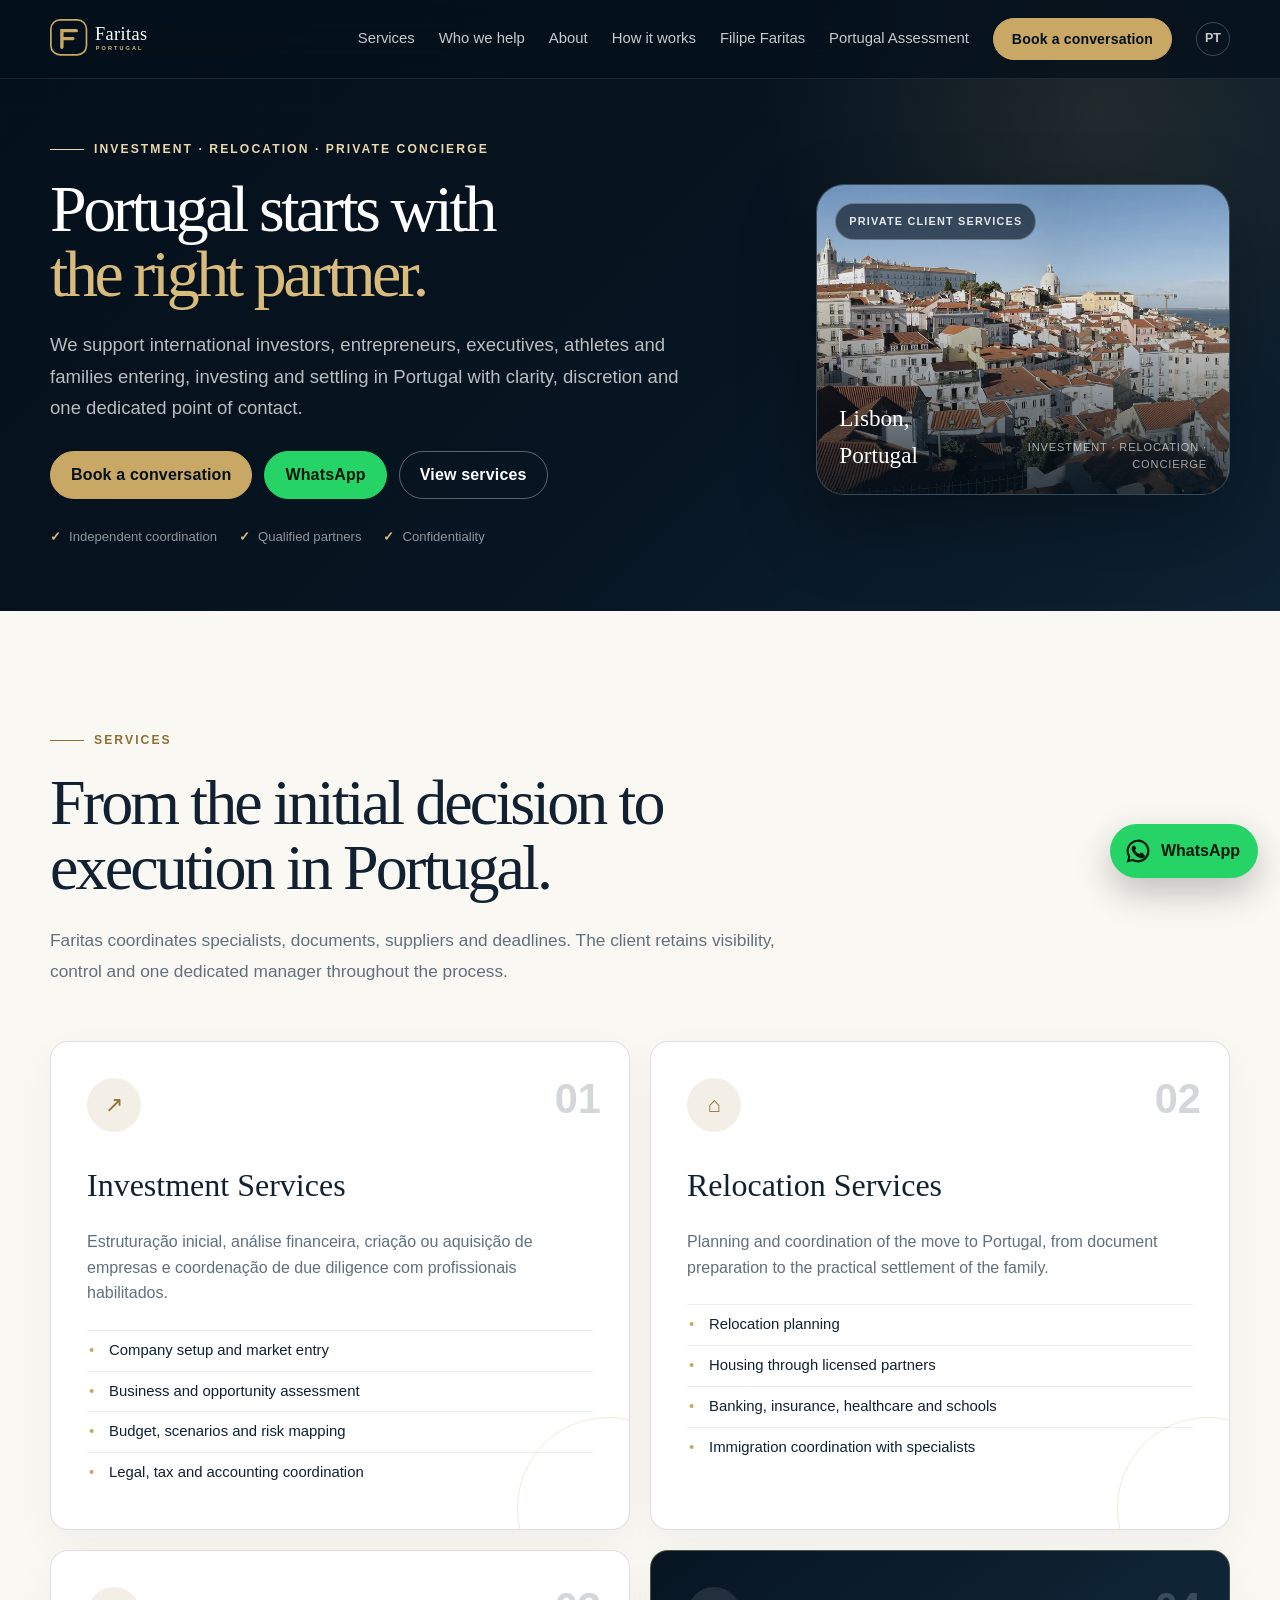
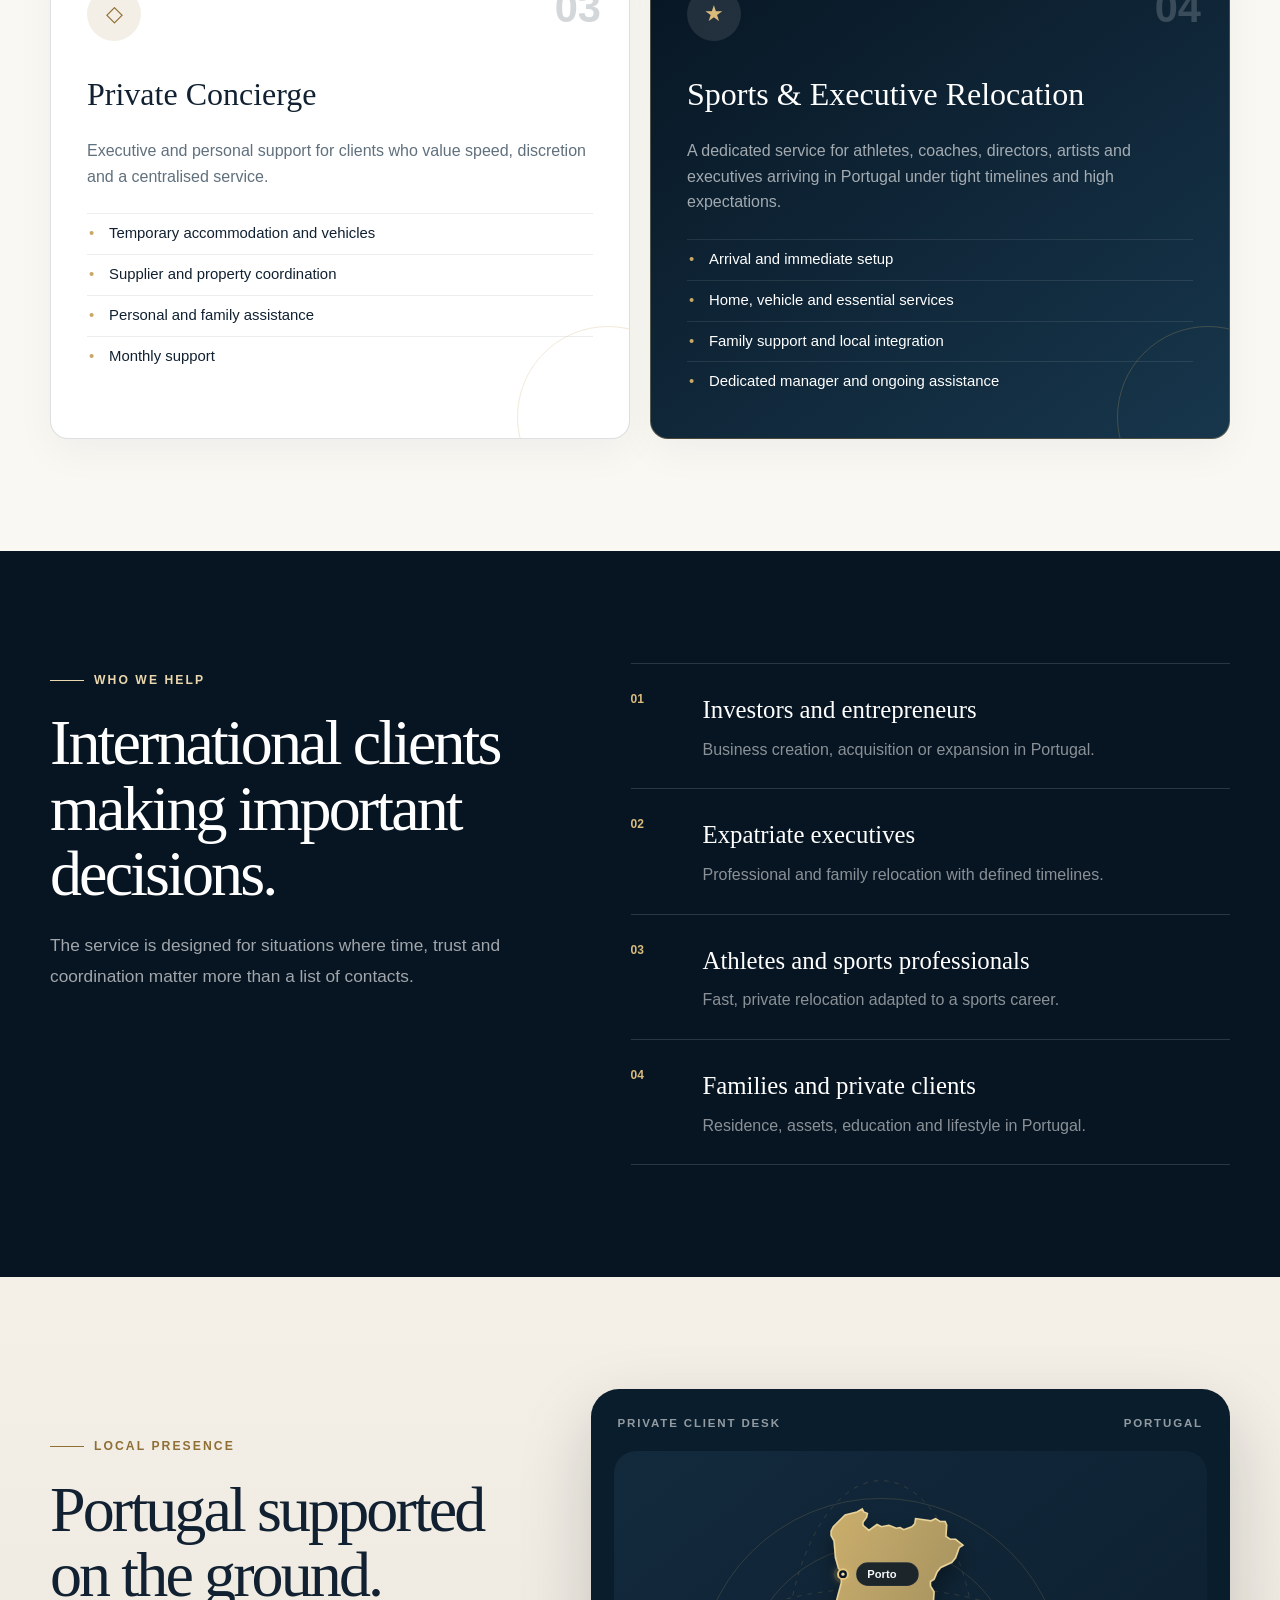
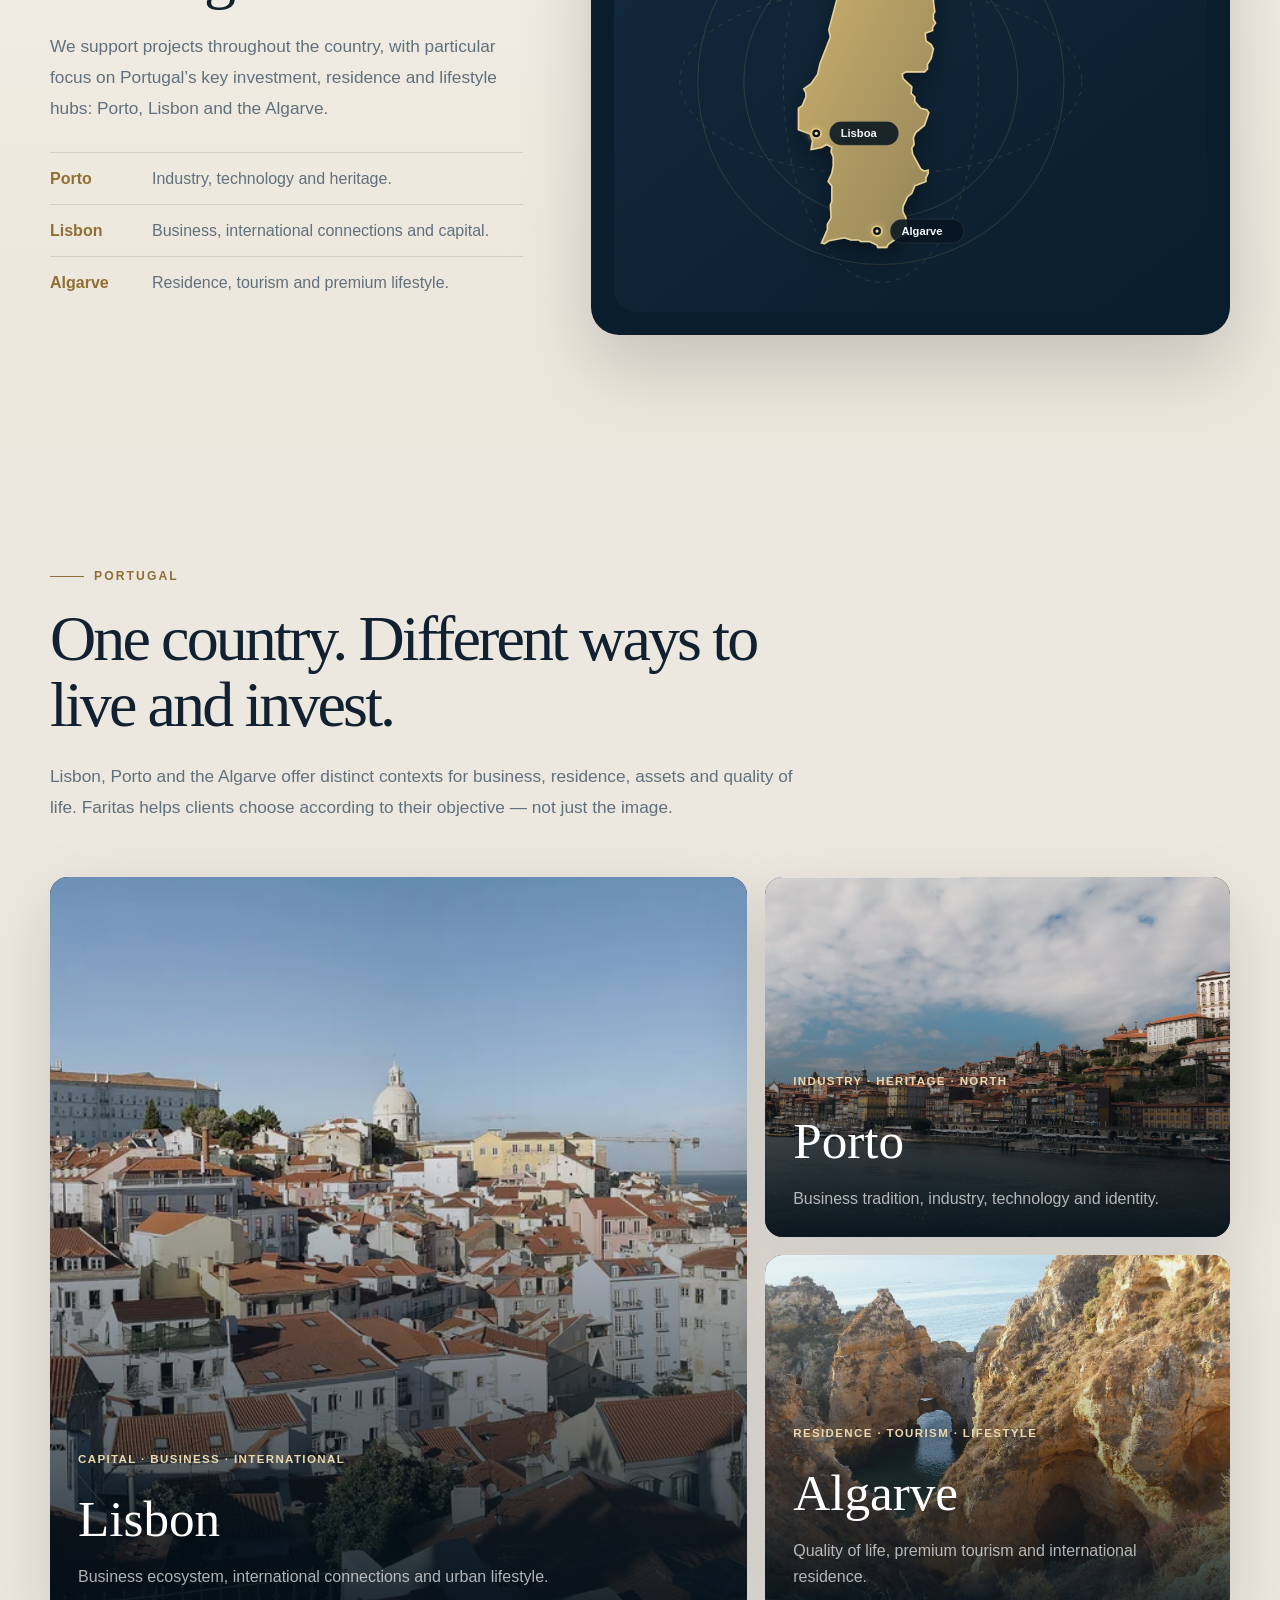
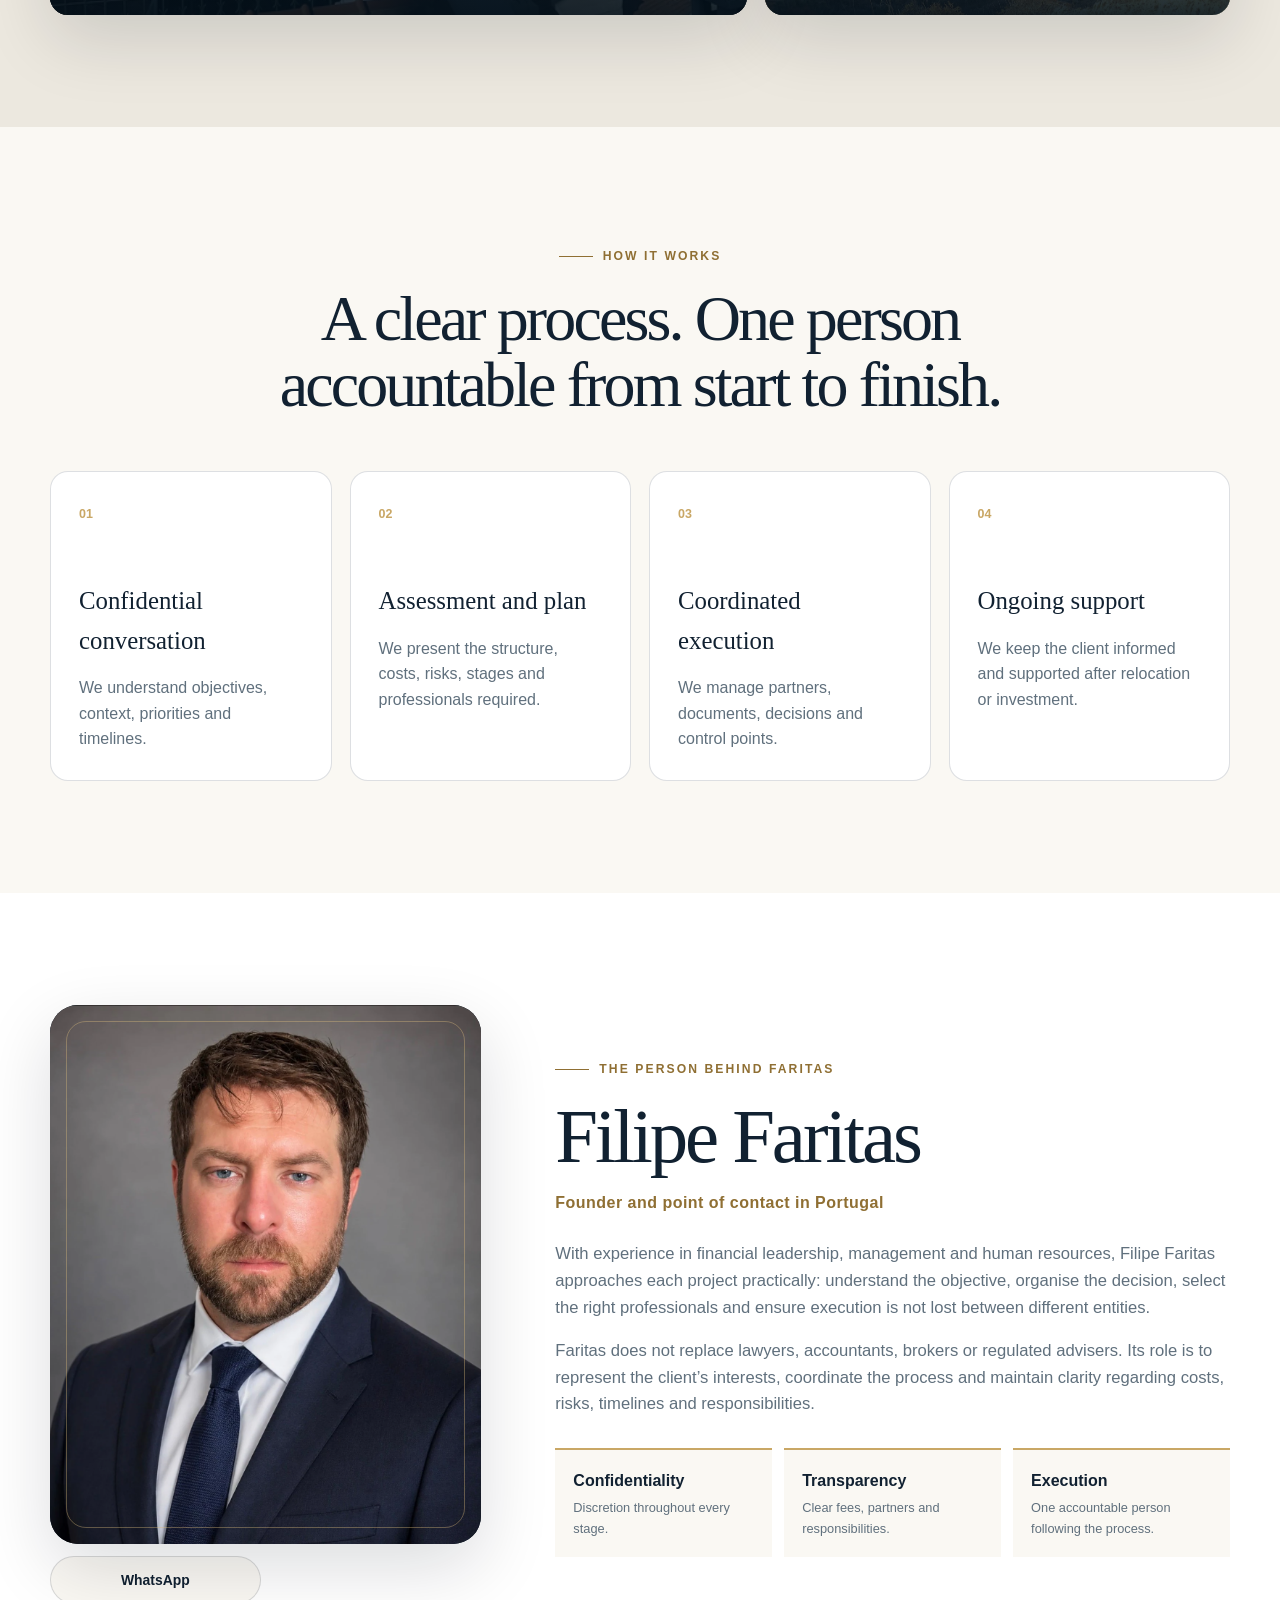
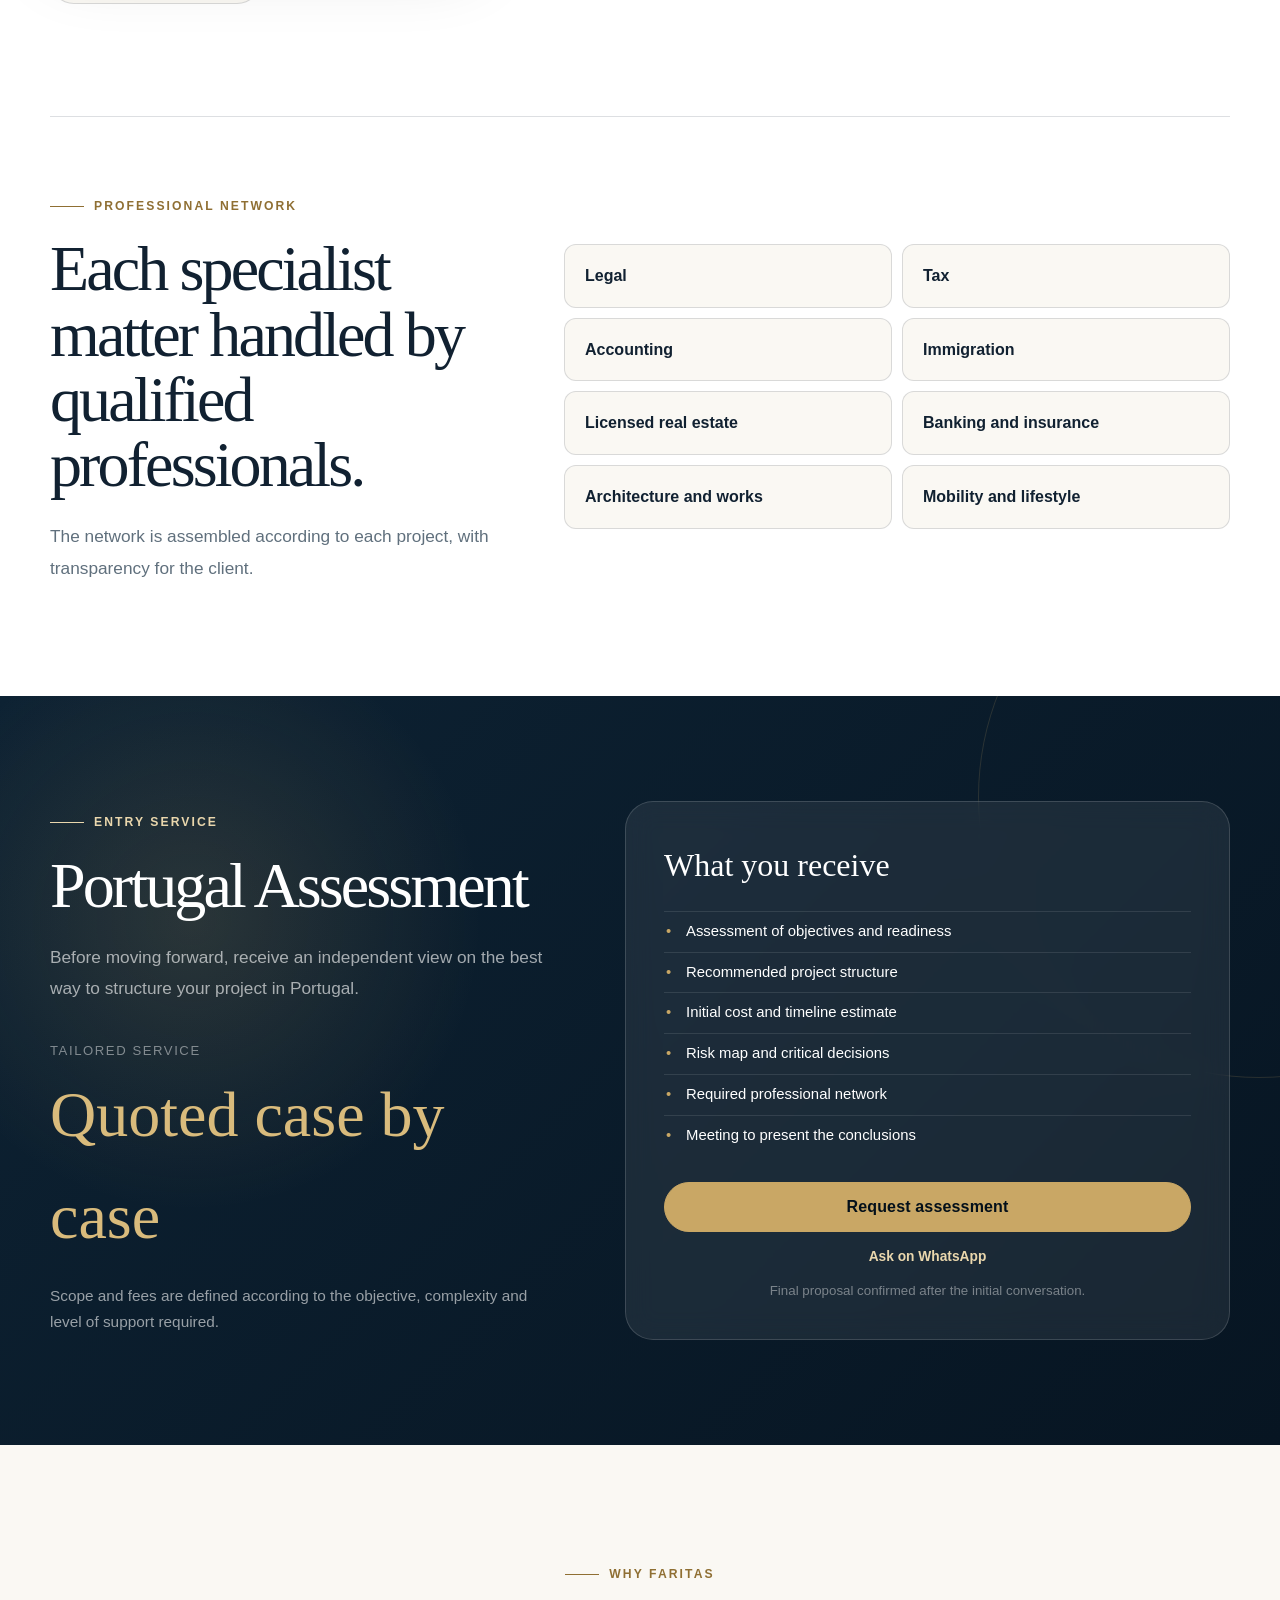
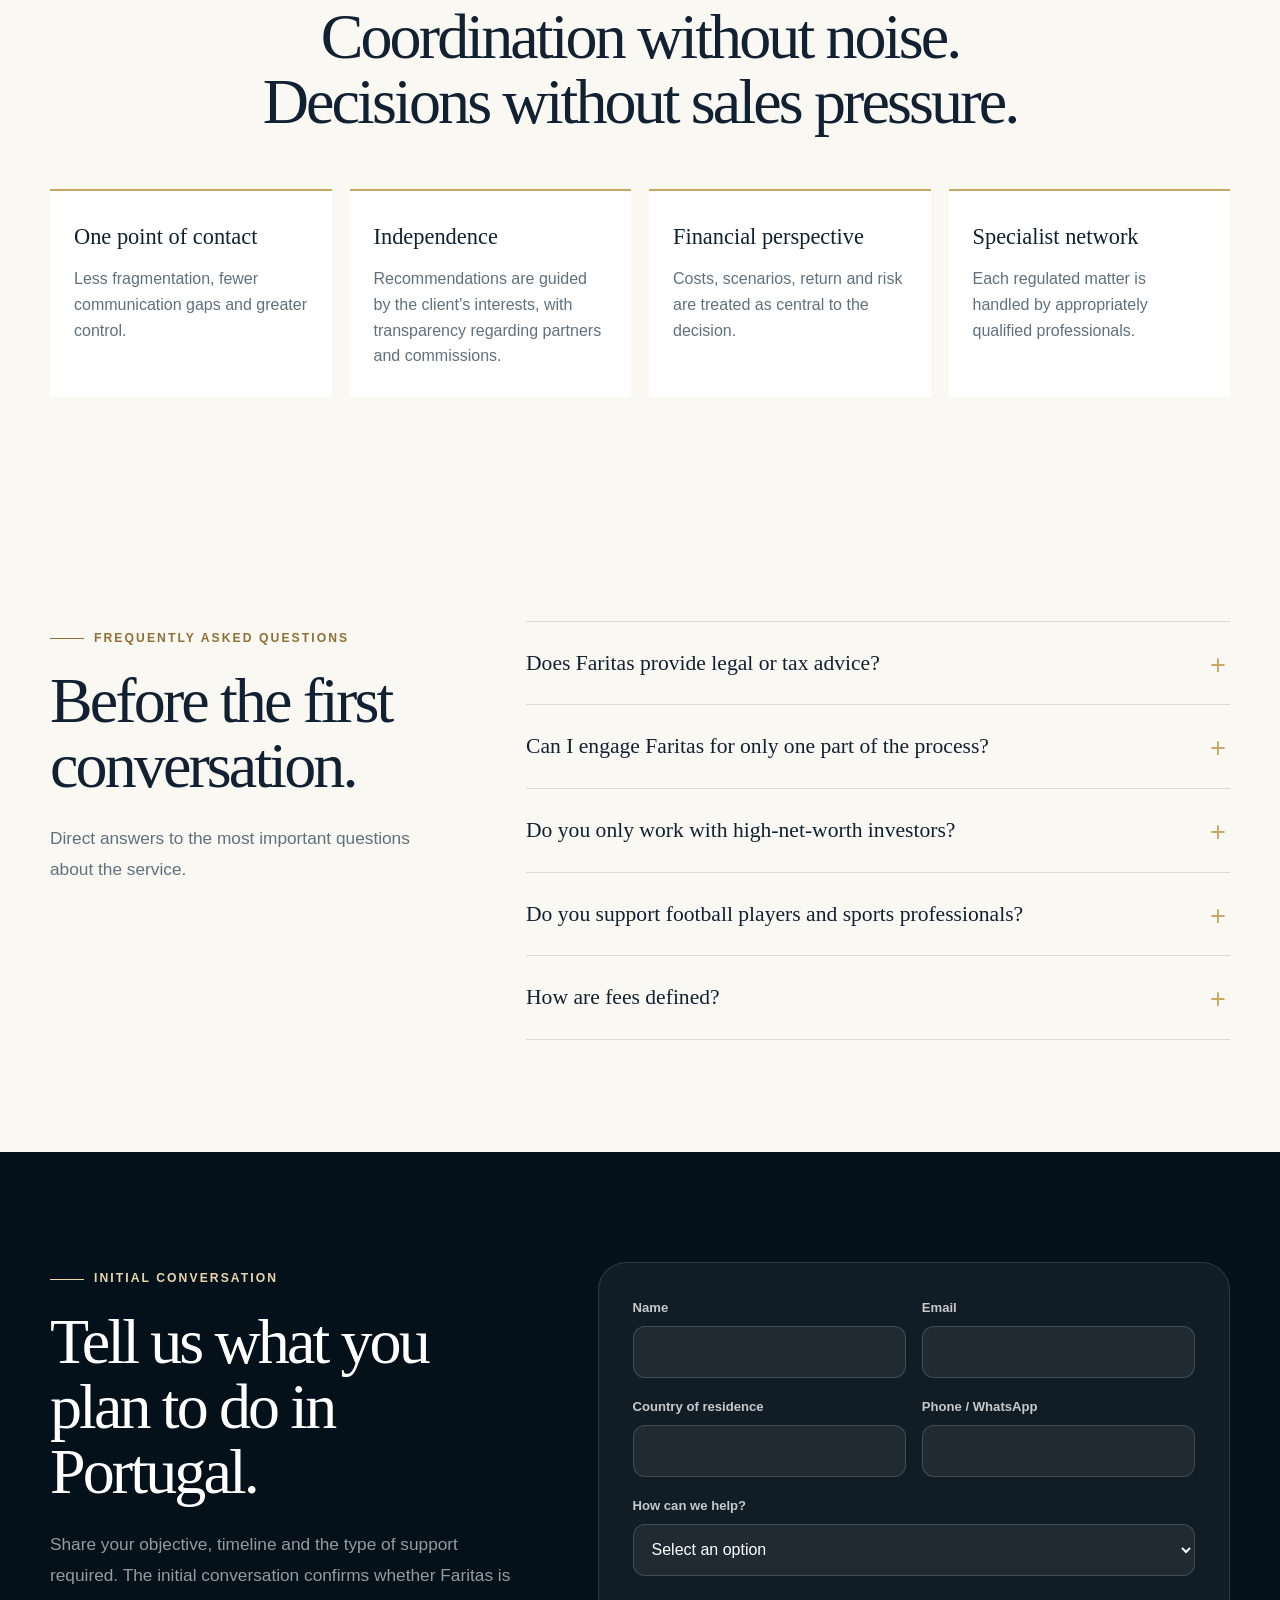
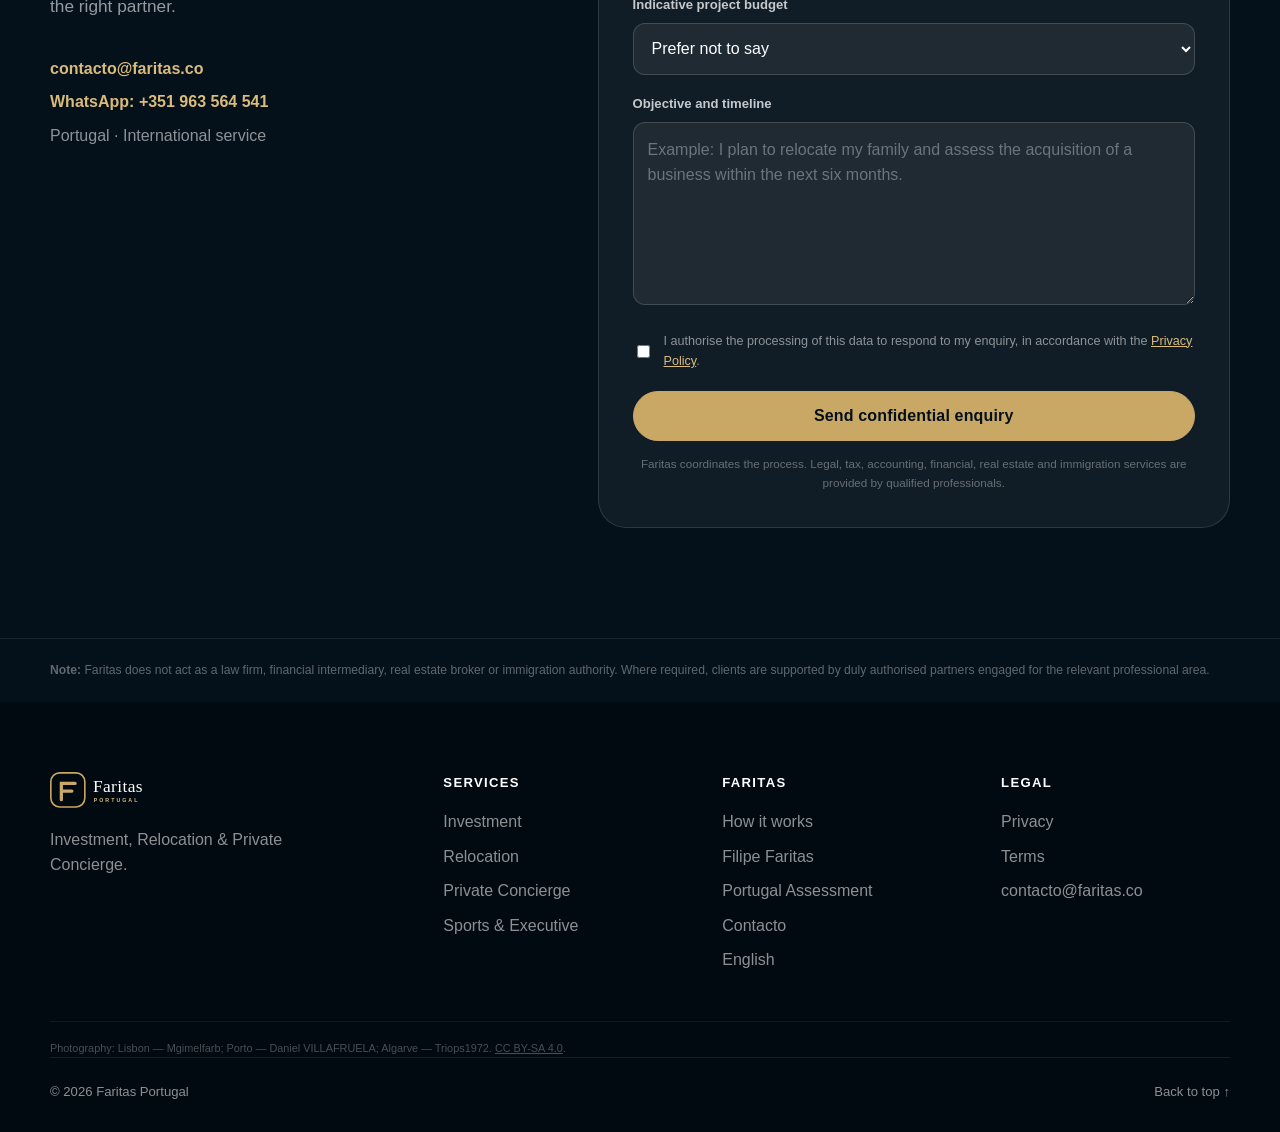
<file: en.html>
<!DOCTYPE html>
<html lang="en">
<head>
<meta charset="utf-8"/>
<meta content="width=device-width, initial-scale=1.0" name="viewport"/>
<title>Faritas Portugal — Investment, Relocation &amp; Private Concierge</title>
<meta content="Independent coordination for investors, entrepreneurs, executives, athletes and international families planning to invest, work or relocate to Portugal." name="description"/>
<meta content="index, follow" name="robots"/>
<meta content="#071522" name="theme-color"/>
<link href="https://www.faritas.co/en.html" rel="canonical"/>
<link href="https://www.faritas.co/" hreflang="pt-PT" rel="alternate"/>
<link href="https://www.faritas.co/en.html" hreflang="en" rel="alternate"/>
<link href="https://www.faritas.co/" hreflang="x-default" rel="alternate"/>
<meta content="website" property="og:type"/>
<meta content="en_GB" property="og:locale"/>
<meta content="Faritas Portugal — Your trusted partner in Portugal" property="og:title"/>
<meta content="Investment, relocation and private concierge coordinated through one dedicated point of contact in Portugal." property="og:description"/>
<meta content="https://www.faritas.co/en.html" property="og:url"/>
<meta content="https://www.faritas.co/social-cover.png" property="og:image"/>
<meta content="summary_large_image" name="twitter:card"/>
<meta content="Faritas Portugal" name="twitter:title"/>
<meta content="Investment, Relocation &amp; Private Concierge in Portugal." name="twitter:description"/>
<meta content="https://www.faritas.co/social-cover.png" name="twitter:image"/>
<link href="favicon.svg" rel="icon" type="image/svg+xml"/>
<link href="styles.css" rel="stylesheet"/>
<script type="application/ld+json">
{
  "@context": "https://schema.org",
  "@type": "ProfessionalService",
  "name": "Faritas Portugal",
  "url": "https://www.faritas.co/",
  "logo": "https://www.faritas.co/logo.svg",
  "email": "contacto@faritas.co",
  "telephone": "+351963564541",
  "areaServed": "Portugal",
  "description": "Investment, relocation and private concierge coordination for international clients in Portugal.",
  "founder": {
    "@type": "Person",
    "name": "Filipe Faritas"
  },
  "serviceType": [
    "Investment coordination",
    "Relocation coordination",
    "Private concierge",
    "Sports and executive relocation"
  ]
}
  </script>
</head>
<body>
<a class="skip-link" href="#conteudo">Skip to content</a>
<header class="site-header" id="topo">
<div class="header-inner">
<a aria-label="Faritas Portugal — home" class="brand" href="#topo">
<img alt="Faritas Portugal" src="logo.svg"/>
</a>
<button aria-controls="main-nav" aria-expanded="false" class="menu-toggle" type="button">
<span></span><span></span><span></span>
<span class="sr-only">Open menu</span>
</button>
<nav aria-label="Main navigation" class="main-nav" id="main-nav">
<a href="#servicos">Services</a>
<a href="#clientes">Who we help</a>
<a href="#sobre">About</a>
<a href="#processo">How it works</a>
<a href="#sobre">Filipe Faritas</a>
<a href="#diagnostico">Portugal Assessment</a>
<a class="button button-small" href="#contacto">Book a conversation</a>
<a aria-label="Versão portuguesa" class="language-link" href="index.html">PT</a>
</nav>
</div>
</header>
<main id="conteudo">
<section class="hero">
  <div class="container hero-grid">
    <div class="hero-copy">
      <span class="eyebrow">Investment · Relocation · Private Concierge</span>
      <h1>Portugal starts with <span>the right partner.</span></h1>
      <p class="hero-lead">
        We support international investors, entrepreneurs, executives, athletes
        and families entering, investing and settling in Portugal with clarity,
        discretion and one dedicated point of contact.
      </p>

      <div class="hero-actions">
        <a class="button" href="#contacto">Book a conversation</a>
        <a class="button button-whatsapp" href="https://wa.me/351963564541?text=Hello%20Filipe%2C%20I%20would%20like%20to%20discuss%20a%20project%20in%20Portugal." rel="noopener noreferrer" target="_blank">WhatsApp</a>
        <a class="button button-secondary" href="#servicos">View services</a>
      </div>

      <div class="trust-strip" aria-label="Service principles">
        <span>Independent coordination</span>
        <span>Qualified partners</span>
        <span>Confidentiality</span>
      </div>
    </div>

    <figure class="hero-visual">
      <picture>
        <source srcset="lisboa.webp" type="image/webp">
        <img src="lisboa.jpg" alt="Panoramic view of Lisbon and the Tagus River" width="1800" height="578" fetchpriority="high">
      </picture>
      <div class="hero-visual-shade" aria-hidden="true"></div>
      <span class="hero-visual-badge">Private Client Services</span>
      <figcaption>
        <strong>Lisbon, Portugal</strong>
        <span>Investment · Relocation · Concierge</span>
      </figcaption>
    </figure>
  </div>
</section>
<section class="section section-light" id="servicos">
<div class="container">
<div class="section-heading">
<span class="eyebrow dark">Services</span>
<h2>From the initial decision to execution in Portugal.</h2>
<p>
            Faritas coordinates specialists, documents, suppliers and deadlines. The client retains visibility, control and one dedicated manager throughout the process.
          </p>
</div>
<div class="service-grid">
<article class="service-card">
<span class="service-number">01</span>
<div aria-hidden="true" class="service-icon">↗</div>
<h3>Investment Services</h3>
<p>
              Estruturação inicial, análise financeira, criação ou aquisição de
              empresas e coordenação de due diligence com profissionais habilitados.
            </p>
<ul>
<li>Company setup and market entry</li>
<li>Business and opportunity assessment</li>
<li>Budget, scenarios and risk mapping</li>
<li>Legal, tax and accounting coordination</li>
</ul>
</article>
<article class="service-card">
<span class="service-number">02</span>
<div aria-hidden="true" class="service-icon">⌂</div>
<h3>Relocation Services</h3>
<p>
              Planning and coordination of the move to Portugal, from document preparation to the practical settlement of the family.
            </p>
<ul>
<li>Relocation planning</li>
<li>Housing through licensed partners</li>
<li>Banking, insurance, healthcare and schools</li>
<li>Immigration coordination with specialists</li>
</ul>
</article>
<article class="service-card">
<span class="service-number">03</span>
<div aria-hidden="true" class="service-icon">◇</div>
<h3>Private Concierge</h3>
<p>
              Executive and personal support for clients who value speed, discretion and a centralised service.
            </p>
<ul>
<li>Temporary accommodation and vehicles</li>
<li>Supplier and property coordination</li>
<li>Personal and family assistance</li>
<li>Monthly support</li>
</ul>
</article>
<article class="service-card service-card-featured">
<span class="service-number">04</span>
<div aria-hidden="true" class="service-icon">★</div>
<h3>Sports &amp; Executive Relocation</h3>
<p>
              A dedicated service for athletes, coaches, directors, artists and executives arriving in Portugal under tight timelines and high expectations.
            </p>
<ul>
<li>Arrival and immediate setup</li>
<li>Home, vehicle and essential services</li>
<li>Family support and local integration</li>
<li>Dedicated manager and ongoing assistance</li>
</ul>
</article>
</div>
</div>
</section>
<section class="section section-ink" id="clientes">
<div class="container split-layout">
<div class="section-heading compact">
<span class="eyebrow">Who we help</span>
<h2>International clients making important decisions.</h2>
<p>
            The service is designed for situations where time, trust and coordination matter more than a list of contacts.
          </p>
</div>
<div class="client-list">
<article>
<span>01</span>
<div>
<h3>Investors and entrepreneurs</h3>
<p>Business creation, acquisition or expansion in Portugal.</p>
</div>
</article>
<article>
<span>02</span>
<div>
<h3>Expatriate executives</h3>
<p>Professional and family relocation with defined timelines.</p>
</div>
</article>
<article>
<span>03</span>
<div>
<h3>Athletes and sports professionals</h3>
<p>Fast, private relocation adapted to a sports career.</p>
</div>
</article>
<article>
<span>04</span>
<div>
<h3>Families and private clients</h3>
<p>Residence, assets, education and lifestyle in Portugal.</p>
</div>
</article>
</div>
</div>
</section>
<section class="section map-section" id="coverage">
<div class="container map-section-grid">
<div class="section-heading compact">
<span class="eyebrow dark">Local presence</span>
<h2>Portugal supported on the ground.</h2>
<p>
We support projects throughout the country, with particular focus on
Portugal’s key investment, residence and lifestyle hubs: Porto, Lisbon and the Algarve.
</p>
<div class="map-highlights">
<div><strong>Porto</strong><span>Industry, technology and heritage.</span></div>
<div><strong>Lisbon</strong><span>Business, international connections and capital.</span></div>
<div><strong>Algarve</strong><span>Residence, tourism and premium lifestyle.</span></div>
</div>
</div>
<div class="map-card">
<div class="map-card-topline">
<span>Private Client Desk</span>
<span>Portugal</span>
</div>
<img src="mapa-portugal.svg" alt="Map of Portugal showing Porto, Lisbon and the Algarve" loading="lazy"/>
</div>
</div>
</section>

<section class="section portugal-showcase" id="portugal">
<div class="container">
<div class="section-heading">
<span class="eyebrow dark">Portugal</span>
<h2>One country. Different ways to live and invest.</h2>
<p>Lisbon, Porto and the Algarve offer distinct contexts for business, residence, assets and quality of life. Faritas helps clients choose according to their objective — not just the image.</p>
</div>
<div class="destination-grid">
<article class="destination-card destination-card-wide">
<picture><source srcset="lisboa.webp" type="image/webp"/><img alt="Panoramic view of historic Lisbon" loading="lazy" src="lisboa.jpg"/></picture>
<div class="destination-overlay"><span>Capital · Business · International</span><h3>Lisbon</h3><p>Business ecosystem, international connections and urban lifestyle.</p></div>
</article>
<article class="destination-card">
<picture><source srcset="porto.webp" type="image/webp"/><img alt="Porto Ribeira and Douro river panorama" loading="lazy" src="porto.jpg"/></picture>
<div class="destination-overlay"><span>Industry · Heritage · North</span><h3>Porto</h3><p>Business tradition, industry, technology and identity.</p></div>
</article>
<article class="destination-card">
<picture><source srcset="algarve.webp" type="image/webp"/><img alt="Rocky Algarve coastline by the ocean" loading="lazy" src="algarve.jpg"/></picture>
<div class="destination-overlay"><span>Residence · Tourism · Lifestyle</span><h3>Algarve</h3><p>Quality of life, premium tourism and international residence.</p></div>
</article>
</div>
</div>
</section>
<section class="section section-light" id="processo">
<div class="container">
<div class="section-heading centered">
<span class="eyebrow dark">How it works</span>
<h2>A clear process. One person accountable from start to finish.</h2>
</div>
<div class="process-grid">
<article>
<span>01</span>
<h3>Confidential conversation</h3>
<p>We understand objectives, context, priorities and timelines.</p>
</article>
<article>
<span>02</span>
<h3>Assessment and plan</h3>
<p>We present the structure, costs, risks, stages and professionals required.</p>
</article>
<article>
<span>03</span>
<h3>Coordinated execution</h3>
<p>We manage partners, documents, decisions and control points.</p>
</article>
<article>
<span>04</span>
<h3>Ongoing support</h3>
<p>We keep the client informed and supported after relocation or investment.</p>
</article>
</div>
</div>
</section>
<section class="section founder-section" id="sobre">
<div class="container founder-grid">
<div class="founder-media">
<div class="founder-image-frame"><picture>
<source srcset="filipe-faritas.webp" type="image/webp"/>
<img alt="Filipe Faritas, founder of Faritas Portugal" loading="lazy" src="filipe-faritas.jpg" width="1200" height="1500"/>
</picture></div>
<div class="founder-links">

<a class="social-button" href="https://wa.me/351963564541?text=Hello%20Filipe%2C%20I%20would%20like%20to%20discuss%20a%20project%20in%20Portugal." rel="noopener noreferrer" target="_blank">WhatsApp</a>
</div>
</div>
<div class="founder-copy">
<span class="eyebrow dark">The person behind Faritas</span>
<h2>Filipe Faritas</h2>
<p class="founder-role">Founder and point of contact in Portugal</p>
<p>With experience in financial leadership, management and human resources, Filipe Faritas approaches each project practically: understand the objective, organise the decision, select the right professionals and ensure execution is not lost between different entities.</p>
<p>Faritas does not replace lawyers, accountants, brokers or regulated advisers. Its role is to represent the client’s interests, coordinate the process and maintain clarity regarding costs, risks, timelines and responsibilities.</p>
<div class="founder-principles">
<div><strong>Confidentiality</strong><span>Discretion throughout every stage.</span></div>
<div><strong>Transparency</strong><span>Clear fees, partners and responsibilities.</span></div>
<div><strong>Execution</strong><span>One accountable person following the process.</span></div>
</div>
</div>
</div>
</section>
<section class="section partner-section" id="parceiros">
<div class="container partner-grid">
<div class="section-heading compact"><span class="eyebrow dark">Professional network</span><h2>Each specialist matter handled by qualified professionals.</h2><p>The network is assembled according to each project, with transparency for the client.</p></div>
<div aria-label="Partner categories" class="partner-categories"><span>Legal</span><span>Tax</span><span>Accounting</span><span>Immigration</span><span>Licensed real estate</span><span>Banking and insurance</span><span>Architecture and works</span><span>Mobility and lifestyle</span></div>
</div>
</section>
<section class="diagnostic-section" id="diagnostico">
<div class="container diagnostic-grid">
<div>
<span class="eyebrow">Entry service</span>
<h2>Portugal Assessment</h2>
<p class="diagnostic-lead">
            Before moving forward, receive an independent view on the best way to structure your project in Portugal.
          </p>
<div class="diagnostic-price diagnostic-price-quote">
<span>Tailored service</span>
<strong>Quoted case by case</strong>
<p>Scope and fees are defined according to the objective, complexity and level of support required.</p>
</div>
</div>
<div class="diagnostic-card">
<h3>What you receive</h3>
<ul>
<li>Assessment of objectives and readiness</li>
<li>Recommended project structure</li>
<li>Initial cost and timeline estimate</li>
<li>Risk map and critical decisions</li>
<li>Required professional network</li>
<li>Meeting to present the conclusions</li>
</ul>
<a class="button button-full" href="#contacto">Request assessment</a>
<a class="diagnostic-whatsapp" href="https://wa.me/351963564541?text=Hello%20Filipe%2C%20I%20would%20like%20to%20discuss%20a%20project%20in%20Portugal." rel="noopener noreferrer" target="_blank">Ask on WhatsApp</a>
<small>Final proposal confirmed after the initial conversation.</small>
</div>
</div>
</section>
<section class="section section-light why-section">
<div class="container">
<div class="section-heading centered">
<span class="eyebrow dark">Why Faritas</span>
<h2>Coordination without noise. Decisions without sales pressure.</h2>
</div>
<div class="why-grid">
<article>
<h3>One point of contact</h3>
<p>Less fragmentation, fewer communication gaps and greater control.</p>
</article>
<article>
<h3>Independence</h3>
<p>Recommendations are guided by the client’s interests, with transparency regarding partners and commissions.</p>
</article>
<article>
<h3>Financial perspective</h3>
<p>Costs, scenarios, return and risk are treated as central to the decision.</p>
</article>
<article>
<h3>Specialist network</h3>
<p>Each regulated matter is handled by appropriately qualified professionals.</p>
</article>
</div>
</div>
</section>
<section class="section section-light faq-section" id="faq">
<div class="container faq-grid">
<div class="section-heading compact"><span class="eyebrow dark">Frequently asked questions</span><h2>Before the first conversation.</h2><p>Direct answers to the most important questions about the service.</p></div>
<div class="faq-list">
<details><summary>Does Faritas provide legal or tax advice?</summary><p>No. Faritas coordinates the project and organises the decision. Legal, tax, accounting, financial, real estate and immigration matters are handled by qualified professionals.</p></details>
<details><summary>Can I engage Faritas for only one part of the process?</summary><p>Yes. The scope may be limited to the Portugal Assessment, a specific stage or full coordination.</p></details>
<details><summary>Do you only work with high-net-worth investors?</summary><p>No. The main criteria are a clear project, compatible resources and a genuine need for coordination.</p></details>
<details><summary>Do you support football players and sports professionals?</summary><p>Yes. Sports &amp; Executive Relocation may coordinate housing, vehicles, family setup, suppliers and ongoing support through suitable partners.</p></details>
<details><summary>How are fees defined?</summary><p>After the initial conversation, a proposal sets out the scope, deliverables, timeline and price. Any commissions or partner relationships should be disclosed transparently.</p></details>
</div>
</div>
</section>
<section class="contact-section" id="contacto">
<div class="container contact-grid">
<div class="contact-copy">
<span class="eyebrow">Initial conversation</span>
<h2>Tell us what you plan to do in Portugal.</h2>
<p>
            Share your objective, timeline and the type of support required. The initial conversation confirms whether Faritas is the right partner.
          </p>
<div class="contact-details">
<a href="mailto:contacto@faritas.co">contacto@faritas.co</a>


<a href="https://wa.me/351963564541?text=Hello%20Filipe%2C%20I%20would%20like%20to%20discuss%20a%20project%20in%20Portugal." rel="noopener noreferrer" target="_blank">WhatsApp: +351 963 564 541</a>

<span>Portugal · International service</span>
</div>
</div>
<form accept-charset="UTF-8" action="https://formspree.io/f/mkodawvv" class="contact-form" method="POST">
<input name="_subject" type="hidden" value="New enquiry — Faritas Portugal"/>
<input autocomplete="off" class="honeypot" name="_gotcha" tabindex="-1" type="text"/>
<div class="form-row">
<div class="field">
<label for="nome">Name</label>
<input autocomplete="name" id="nome" name="nome" required="" type="text"/>
</div>
<div class="field">
<label for="email">Email</label>
<input autocomplete="email" id="email" name="email" required="" type="email"/>
</div>
</div>
<div class="form-row">
<div class="field">
<label for="pais">Country of residence</label>
<input autocomplete="country-name" id="pais" name="pais" required="" type="text"/>
</div>
<div class="field">
<label for="telefone">Phone / WhatsApp</label>
<input autocomplete="tel" id="telefone" name="telefone" type="tel"/>
</div>
</div>
<div class="field">
<label for="interesse">How can we help?</label>
<select id="interesse" name="interesse" required="">
<option disabled="" selected="" value="">Select an option</option>
<option value="Investment or company">Investment or company</option>
<option value="Family relocation">Family relocation</option>
<option value="Sports &amp; Executive Relocation">Sports &amp; Executive Relocation</option>
<option value="Private Concierge">Private Concierge</option>
<option value="Portugal Assessment">Portugal Assessment</option>
<option value="Professional partnership">Professional partnership</option>
</select>
</div>
<div class="field">
<label for="orcamento">Indicative project budget</label>
<select id="orcamento" name="orcamento">
<option selected="" value="">Prefer not to say</option>
<option value="Up to €50,000">Up to €50,000</option>
<option value="€50,000–€250,000">€50,000–€250,000</option>
<option value="€250,000–€1,000,000">€250,000–€1,000,000</option>
<option value="More than €1,000,000">More than €1,000,000</option>
</select>
</div>
<div class="field">
<label for="mensagem">Objective and timeline</label>
<textarea id="mensagem" name="mensagem" placeholder="Example: I plan to relocate my family and assess the acquisition of a business within the next six months." required="" rows="6"></textarea>
</div>
<label class="consent">
<input name="consentimento" required="" type="checkbox" value="Aceite"/>
<span>
              I authorise the processing of this data to respond to my enquiry, in accordance with the <a href="privacidade.html">Privacy Policy</a>.
            </span>
</label>
<button class="button button-full" type="submit">Send confidential enquiry</button>
<p class="form-note">
            Faritas coordinates the process. Legal, tax, accounting, financial, real estate and immigration services are provided by qualified professionals.
          </p>
</form>
</div>
</section>
<section class="legal-note">
<div class="container">
<p>
<strong>Note:</strong> Faritas does not act as a law firm, financial intermediary, real estate broker or immigration authority. Where required, clients are supported by duly authorised partners engaged for the relevant professional area.
        </p>
</div>
</section>
</main>
<footer class="site-footer">
<div class="container footer-grid">
<div class="footer-brand">
<img alt="Faritas Portugal" src="logo.svg"/>
<p>Investment, Relocation &amp; Private Concierge.</p>
</div>
<div>
<strong>Services</strong>
<a href="#servicos">Investment</a>
<a href="#servicos">Relocation</a>
<a href="#servicos">Private Concierge</a>
<a href="#servicos">Sports &amp; Executive</a>
</div>
<div>
<strong>Faritas</strong>
<a href="#processo">How it works</a>
<a href="#sobre">Filipe Faritas</a>
<a href="#diagnostico">Portugal Assessment</a>
<a href="#contacto">Contacto</a>
<a href="en.html">English</a>
</div>
<div>
<strong>Legal</strong>
<a href="privacidade.html">Privacy</a>
<a href="termos.html">Terms</a>
<a href="mailto:contacto@faritas.co">contacto@faritas.co</a>
</div>
</div>
<div class="container image-credits">Photography: Lisbon — Mgimelfarb; Porto — Daniel VILLAFRUELA; Algarve — Triops1972. <a href="https://creativecommons.org/licenses/by-sa/4.0/" rel="noopener noreferrer" target="_blank">CC BY-SA 4.0</a>.</div>
<div class="container footer-bottom"><span>© <span id="current-year">2026</span> Faritas Portugal</span><a href="#topo">Back to top ↑</a></div>
</footer>
<a aria-label="Contact Filipe Faritas on WhatsApp" class="floating-whatsapp" href="https://wa.me/351963564541?text=Hello%20Filipe%2C%20I%20would%20like%20to%20discuss%20a%20project%20in%20Portugal." rel="noopener noreferrer" target="_blank"><svg aria-hidden="true" viewbox="0 0 32 32"><path d="M16 3a13 13 0 0 0-11.2 19.6L3 29l6.6-1.7A13 13 0 1 0 16 3Zm0 23.6a10.6 10.6 0 0 1-5.4-1.5l-.4-.2-3.9 1 1-3.8-.3-.4A10.6 10.6 0 1 1 16 26.6Zm5.8-7.9c-.3-.2-1.9-.9-2.2-1-.3-.1-.5-.2-.7.2-.2.3-.8 1-.9 1.2-.2.2-.4.2-.7.1-1.9-.9-3.2-1.7-4.5-3.9-.3-.6.3-.5.9-1.8.1-.2.1-.4 0-.6l-1-2.5c-.3-.6-.6-.5-.9-.5h-.7c-.2 0-.6.1-1 .5-.3.4-1.3 1.3-1.3 3.2s1.4 3.7 1.6 4c.2.3 2.7 4.1 6.5 5.7 2.4 1 3.3 1.1 4.5.9.7-.1 1.9-.8 2.2-1.5.3-.7.3-1.4.2-1.5-.2-.3-.5-.4-.8-.6Z"></path></svg><span>WhatsApp</span></a>
<script src="app.js"></script>
</body>
</html>
</file>
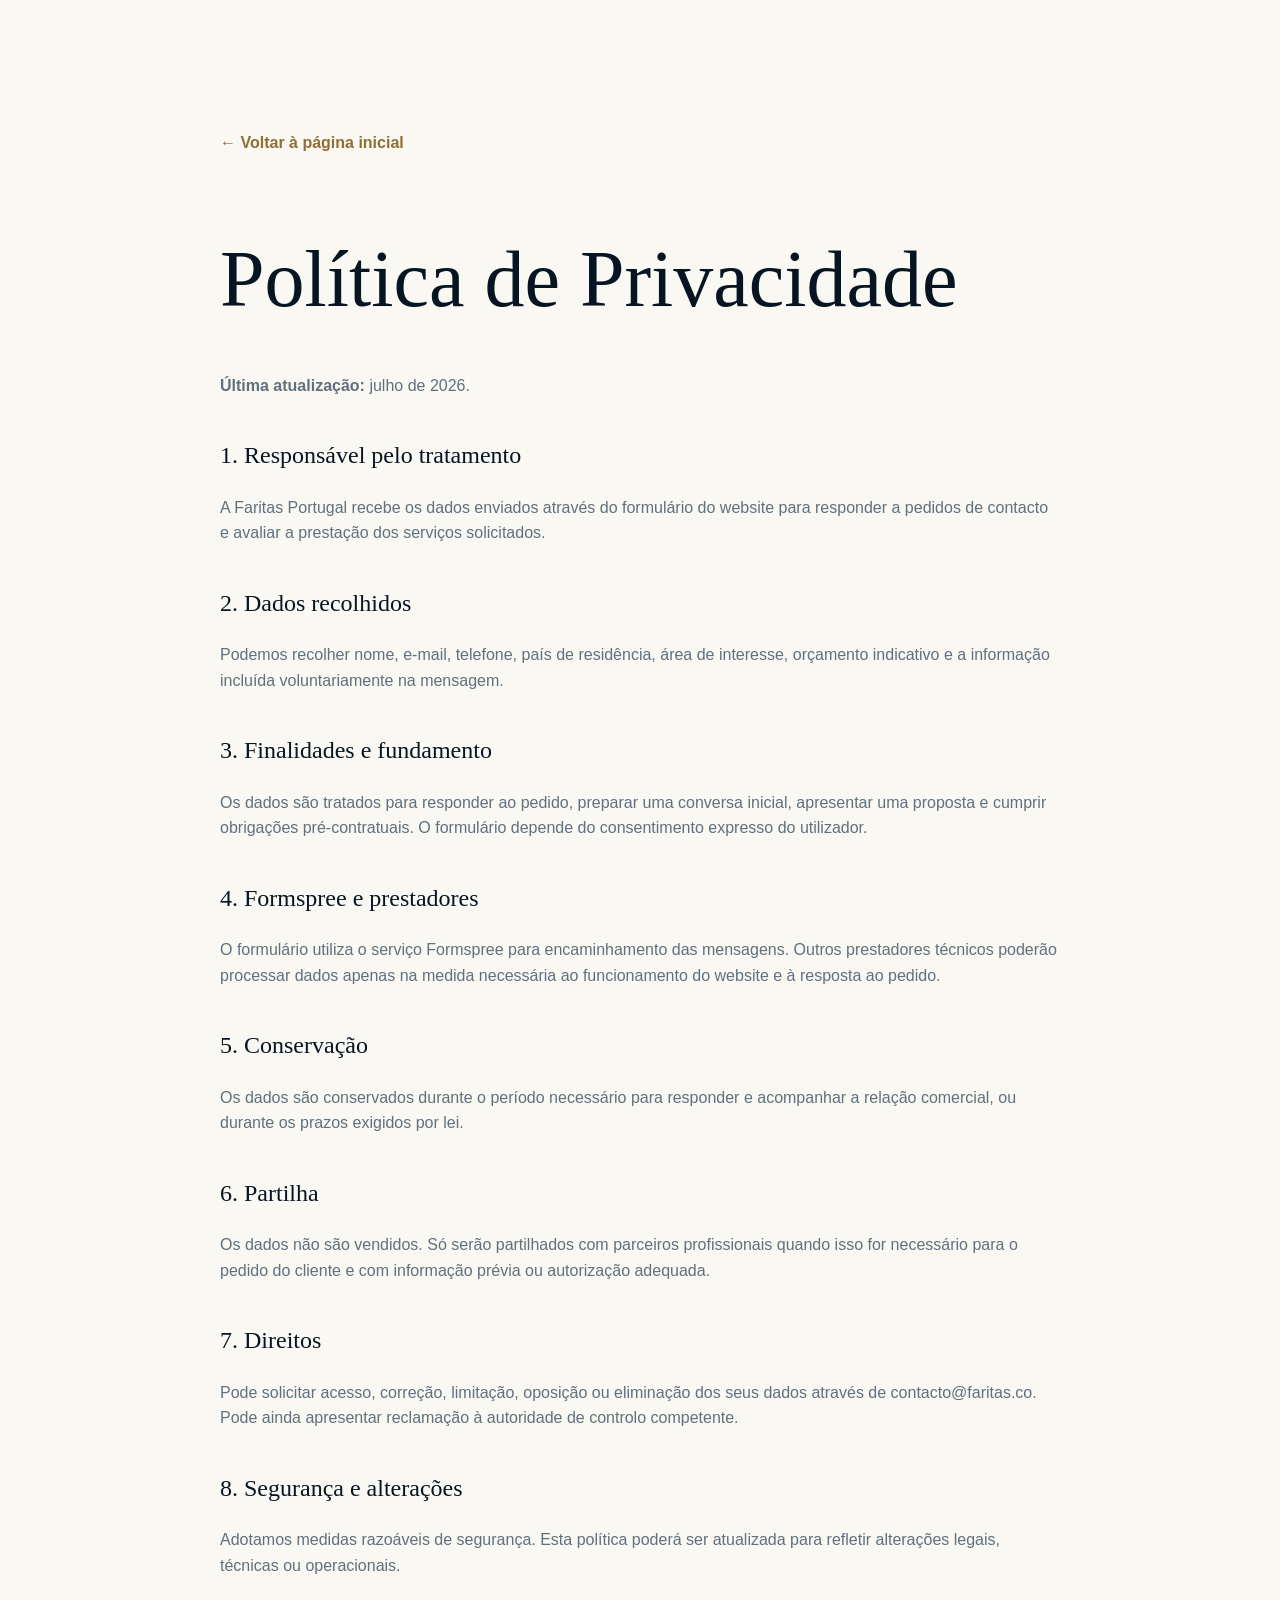
<file: privacidade.html>
<!DOCTYPE html>
<html lang="pt-PT">
<head>
  <meta charset="UTF-8">
  <meta name="viewport" content="width=device-width, initial-scale=1.0">
  <title>Política de Privacidade — Faritas Portugal</title>
  <meta name="robots" content="index, follow">
  <link rel="icon" href="favicon.svg" type="image/svg+xml">
  <link rel="stylesheet" href="styles.css">
  <style>
    .legal-page{min-height:100vh;padding:130px 0 80px;background:#faf8f3}
    .legal-content{max-width:840px;margin:auto}
    .legal-content h1,.legal-content h2{font-family:Georgia,serif;font-weight:400;color:#071522}
    .legal-content h1{font-size:clamp(2.7rem,7vw,5rem);line-height:1}
    .legal-content h2{margin-top:38px}
    .legal-content p,.legal-content li{color:#60707d}
    .legal-back{display:inline-block;margin-bottom:30px;color:#8f6f33;font-weight:800}
  </style>
</head>
<body>
  <main class="legal-page">
    <div class="container legal-content">
      <a class="legal-back" href="index.html">← Voltar à página inicial</a>
      <h1>Política de Privacidade</h1>
      <p><strong>Última atualização:</strong> julho de 2026.</p>

      <h2>1. Responsável pelo tratamento</h2>
      <p>A Faritas Portugal recebe os dados enviados através do formulário do website para responder a pedidos de contacto e avaliar a prestação dos serviços solicitados.</p>

      <h2>2. Dados recolhidos</h2>
      <p>Podemos recolher nome, e-mail, telefone, país de residência, área de interesse, orçamento indicativo e a informação incluída voluntariamente na mensagem.</p>

      <h2>3. Finalidades e fundamento</h2>
      <p>Os dados são tratados para responder ao pedido, preparar uma conversa inicial, apresentar uma proposta e cumprir obrigações pré-contratuais. O formulário depende do consentimento expresso do utilizador.</p>

      <h2>4. Formspree e prestadores</h2>
      <p>O formulário utiliza o serviço Formspree para encaminhamento das mensagens. Outros prestadores técnicos poderão processar dados apenas na medida necessária ao funcionamento do website e à resposta ao pedido.</p>

      <h2>5. Conservação</h2>
      <p>Os dados são conservados durante o período necessário para responder e acompanhar a relação comercial, ou durante os prazos exigidos por lei.</p>

      <h2>6. Partilha</h2>
      <p>Os dados não são vendidos. Só serão partilhados com parceiros profissionais quando isso for necessário para o pedido do cliente e com informação prévia ou autorização adequada.</p>

      <h2>7. Direitos</h2>
      <p>Pode solicitar acesso, correção, limitação, oposição ou eliminação dos seus dados através de <a href="mailto:contacto@faritas.co">contacto@faritas.co</a>. Pode ainda apresentar reclamação à autoridade de controlo competente.</p>

      <h2>8. Segurança e alterações</h2>
      <p>Adotamos medidas razoáveis de segurança. Esta política poderá ser atualizada para refletir alterações legais, técnicas ou operacionais.</p>
    </div>
  </main>
</body>
</html>
</file>
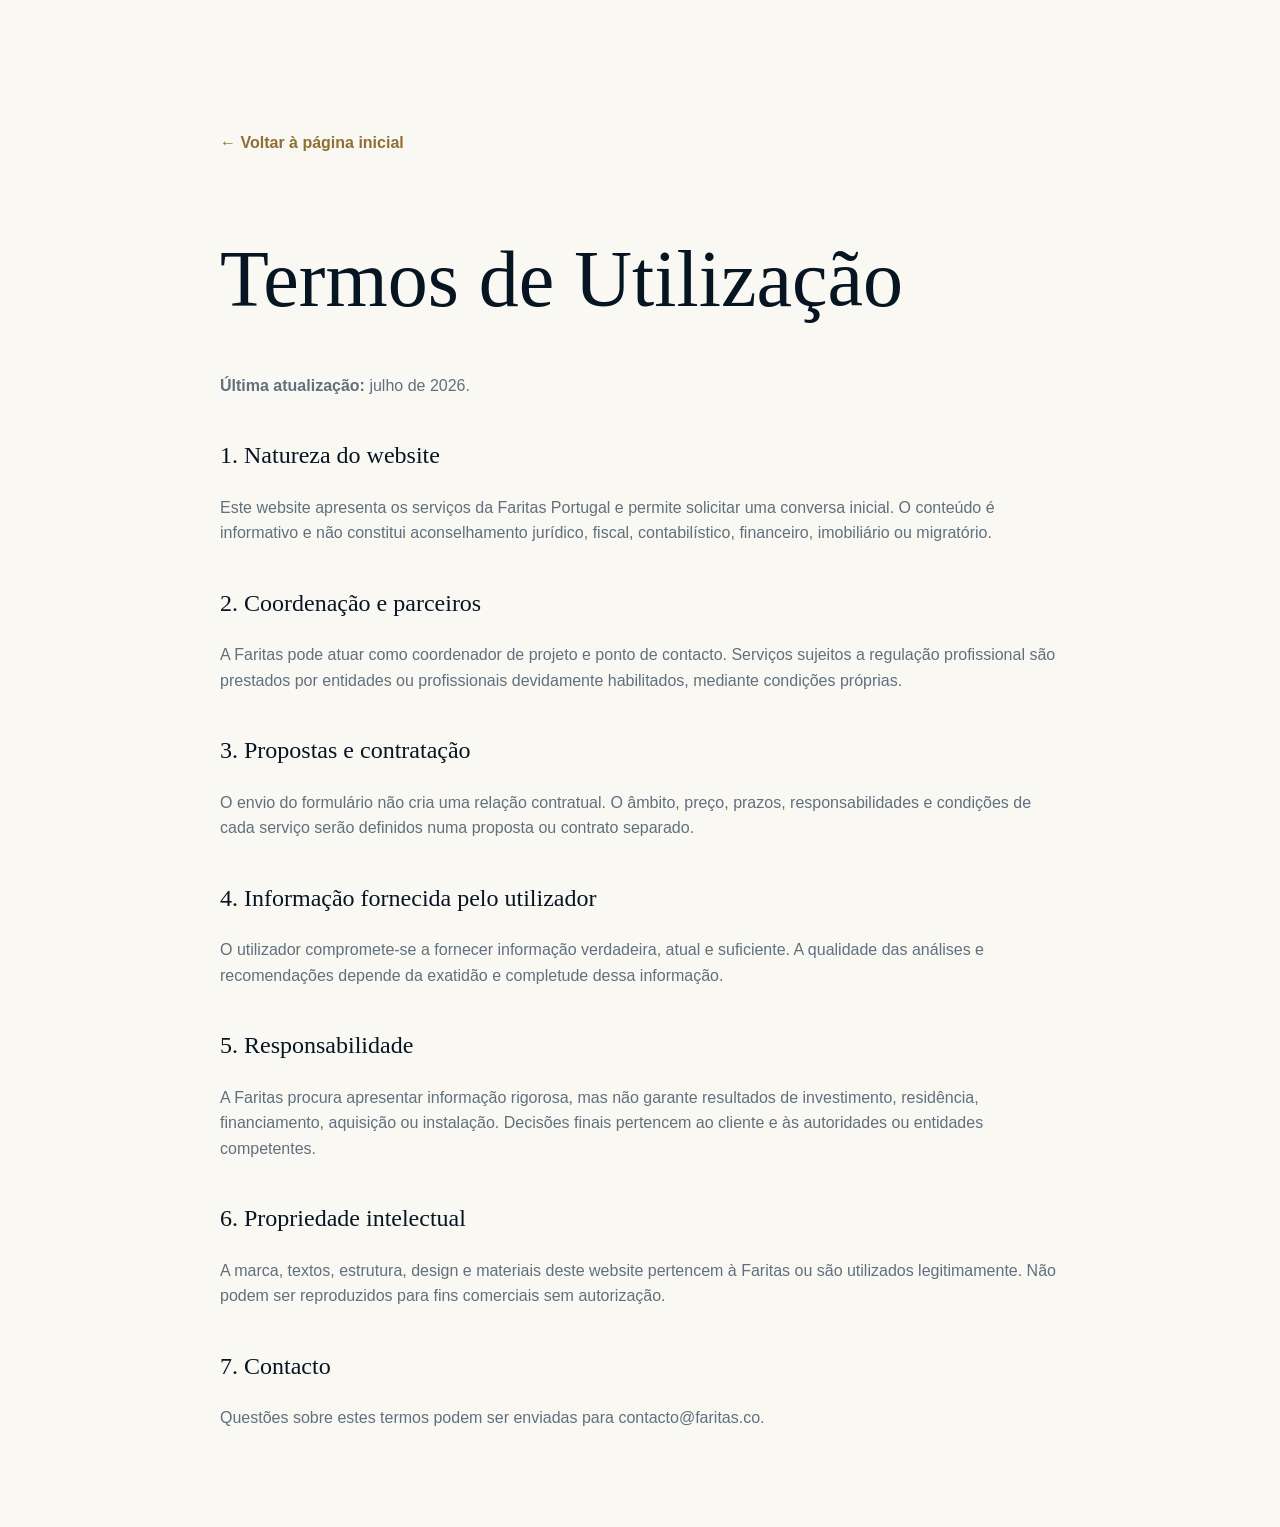
<file: termos.html>
<!DOCTYPE html>
<html lang="pt-PT">
<head>
  <meta charset="UTF-8">
  <meta name="viewport" content="width=device-width, initial-scale=1.0">
  <title>Termos de Utilização — Faritas Portugal</title>
  <meta name="robots" content="index, follow">
  <link rel="icon" href="favicon.svg" type="image/svg+xml">
  <link rel="stylesheet" href="styles.css">
  <style>
    .legal-page{min-height:100vh;padding:130px 0 80px;background:#faf8f3}
    .legal-content{max-width:840px;margin:auto}
    .legal-content h1,.legal-content h2{font-family:Georgia,serif;font-weight:400;color:#071522}
    .legal-content h1{font-size:clamp(2.7rem,7vw,5rem);line-height:1}
    .legal-content h2{margin-top:38px}
    .legal-content p,.legal-content li{color:#60707d}
    .legal-back{display:inline-block;margin-bottom:30px;color:#8f6f33;font-weight:800}
  </style>
</head>
<body>
  <main class="legal-page">
    <div class="container legal-content">
      <a class="legal-back" href="index.html">← Voltar à página inicial</a>
      <h1>Termos de Utilização</h1>
      <p><strong>Última atualização:</strong> julho de 2026.</p>

      <h2>1. Natureza do website</h2>
      <p>Este website apresenta os serviços da Faritas Portugal e permite solicitar uma conversa inicial. O conteúdo é informativo e não constitui aconselhamento jurídico, fiscal, contabilístico, financeiro, imobiliário ou migratório.</p>

      <h2>2. Coordenação e parceiros</h2>
      <p>A Faritas pode atuar como coordenador de projeto e ponto de contacto. Serviços sujeitos a regulação profissional são prestados por entidades ou profissionais devidamente habilitados, mediante condições próprias.</p>

      <h2>3. Propostas e contratação</h2>
      <p>O envio do formulário não cria uma relação contratual. O âmbito, preço, prazos, responsabilidades e condições de cada serviço serão definidos numa proposta ou contrato separado.</p>

      <h2>4. Informação fornecida pelo utilizador</h2>
      <p>O utilizador compromete-se a fornecer informação verdadeira, atual e suficiente. A qualidade das análises e recomendações depende da exatidão e completude dessa informação.</p>

      <h2>5. Responsabilidade</h2>
      <p>A Faritas procura apresentar informação rigorosa, mas não garante resultados de investimento, residência, financiamento, aquisição ou instalação. Decisões finais pertencem ao cliente e às autoridades ou entidades competentes.</p>

      <h2>6. Propriedade intelectual</h2>
      <p>A marca, textos, estrutura, design e materiais deste website pertencem à Faritas ou são utilizados legitimamente. Não podem ser reproduzidos para fins comerciais sem autorização.</p>

      <h2>7. Contacto</h2>
      <p>Questões sobre estes termos podem ser enviadas para <a href="mailto:contacto@faritas.co">contacto@faritas.co</a>.</p>
    </div>
  </main>
</body>
</html>
</file>
<file: styles.css>
:root {
  --navy-950: #04101a;
  --navy-900: #071522;
  --navy-800: #0d2233;
  --navy-700: #17364c;
  --gold-500: #c9a765;
  --gold-400: #d9bb7c;
  --gold-200: #ead7ad;
  --sand-50: #faf8f3;
  --sand-100: #f3efe6;
  --white: #ffffff;
  --ink: #112131;
  --muted: #60707d;
  --line: rgba(17, 33, 49, 0.14);
  --shadow: 0 24px 70px rgba(4, 16, 26, 0.14);
  --radius-lg: 28px;
  --radius-md: 18px;
  --radius-sm: 12px;
  --container: 1180px;
}

* {
  box-sizing: border-box;
}

html {
  scroll-behavior: smooth;
}

body {
  margin: 0;
  color: var(--ink);
  background: var(--sand-50);
  font-family: Inter, ui-sans-serif, -apple-system, BlinkMacSystemFont, "Segoe UI", sans-serif;
  line-height: 1.6;
  -webkit-font-smoothing: antialiased;
}

img {
  max-width: 100%;
  display: block;
}

a {
  color: inherit;
  text-decoration: none;
}

button,
input,
select,
textarea {
  font: inherit;
}

button,
a {
  -webkit-tap-highlight-color: transparent;
}

.container {
  width: min(calc(100% - 40px), var(--container));
  margin-inline: auto;
}

.sr-only {
  position: absolute;
  width: 1px;
  height: 1px;
  padding: 0;
  margin: -1px;
  overflow: hidden;
  clip: rect(0, 0, 0, 0);
  white-space: nowrap;
  border: 0;
}

.skip-link {
  position: fixed;
  left: 16px;
  top: -100px;
  z-index: 9999;
  background: var(--white);
  color: var(--navy-950);
  padding: 10px 14px;
  border-radius: 8px;
  transition: top .2s ease;
}

.skip-link:focus {
  top: 16px;
}

.site-header {
  position: fixed;
  inset: 0 0 auto 0;
  z-index: 1000;
  background: rgba(4, 16, 26, 0.78);
  border-bottom: 1px solid rgba(255,255,255,.09);
  backdrop-filter: blur(18px);
}

.header-inner {
  width: min(calc(100% - 40px), var(--container));
  min-height: 78px;
  margin-inline: auto;
  display: flex;
  align-items: center;
  justify-content: space-between;
  gap: 28px;
}

.brand img {
  width: 178px;
  height: auto;
}

.main-nav {
  display: flex;
  align-items: center;
  gap: 24px;
  color: rgba(255,255,255,.78);
  font-size: .93rem;
}

.main-nav > a:not(.button):hover {
  color: var(--white);
}

.language-link {
  display: inline-grid;
  place-items: center;
  width: 34px;
  height: 34px;
  border: 1px solid rgba(255,255,255,.22);
  border-radius: 50%;
  font-weight: 700;
  font-size: .78rem;
}

.menu-toggle {
  display: none;
  width: 44px;
  height: 44px;
  border: 0;
  background: transparent;
  padding: 10px;
}

.menu-toggle span:not(.sr-only) {
  display: block;
  height: 2px;
  margin: 5px 0;
  background: var(--white);
  border-radius: 2px;
}

.button {
  display: inline-flex;
  align-items: center;
  justify-content: center;
  min-height: 50px;
  padding: 0 22px;
  border: 1px solid var(--gold-500);
  border-radius: 999px;
  background: var(--gold-500);
  color: var(--navy-950);
  font-weight: 800;
  letter-spacing: .01em;
  cursor: pointer;
  transition: transform .2s ease, background .2s ease, border-color .2s ease;
}

.button:hover {
  transform: translateY(-2px);
  background: var(--gold-400);
  border-color: var(--gold-400);
}

.button-small {
  min-height: 42px;
  padding-inline: 18px;
  font-size: .88rem;
}

.button-secondary {
  background: transparent;
  color: var(--white);
  border-color: rgba(255,255,255,.34);
}

.button-secondary:hover {
  background: rgba(255,255,255,.08);
  border-color: rgba(255,255,255,.55);
}

.button-full {
  width: 100%;
}

.hero {
  position: relative;
  overflow: hidden;
  min-height: 820px;
  padding: 158px 0 42px;
  color: var(--white);
  background:
    radial-gradient(circle at 77% 12%, rgba(201,167,101,.14), transparent 32%),
    linear-gradient(135deg, #04101a 0%, #071522 56%, #0d2233 100%);
}

.hero::before {
  content: "";
  position: absolute;
  inset: 0;
  opacity: .26;
  background-image:
    linear-gradient(rgba(255,255,255,.04) 1px, transparent 1px),
    linear-gradient(90deg, rgba(255,255,255,.04) 1px, transparent 1px);
  background-size: 48px 48px;
  mask-image: linear-gradient(to bottom, black, transparent 78%);
}

.hero-glow {
  position: absolute;
  border-radius: 50%;
  filter: blur(12px);
  pointer-events: none;
}

.hero-glow-one {
  width: 420px;
  height: 420px;
  right: -180px;
  top: 110px;
  background: rgba(201,167,101,.10);
}

.hero-glow-two {
  width: 340px;
  height: 340px;
  left: -160px;
  bottom: 50px;
  background: rgba(64,137,176,.11);
}

.hero-grid {
  position: relative;
  z-index: 2;
  display: grid;
  grid-template-columns: 1.05fr .95fr;
  align-items: center;
  gap: 74px;
}

.eyebrow {
  display: inline-flex;
  align-items: center;
  gap: 10px;
  margin-bottom: 20px;
  color: var(--gold-200);
  font-size: .76rem;
  font-weight: 800;
  letter-spacing: .17em;
  text-transform: uppercase;
}

.eyebrow::before {
  content: "";
  width: 34px;
  height: 1px;
  background: currentColor;
}

.eyebrow.dark {
  color: #8f6f33;
}

.hero h1,
.section-heading h2,
.diagnostic-section h2,
.contact-section h2 {
  margin: 0;
  font-family: Georgia, "Times New Roman", serif;
  font-weight: 400;
  line-height: 1.02;
  letter-spacing: -.045em;
}

.hero h1 {
  max-width: 690px;
  font-size: clamp(3.2rem, 7vw, 6.6rem);
}

.hero h1 span {
  display: block;
  color: var(--gold-400);
}

.hero-lead {
  max-width: 660px;
  margin: 28px 0 0;
  color: rgba(255,255,255,.72);
  font-size: clamp(1.08rem, 2vw, 1.3rem);
  line-height: 1.75;
}

.hero-actions {
  display: flex;
  flex-wrap: wrap;
  gap: 14px;
  margin-top: 34px;
}

.trust-strip {
  display: flex;
  flex-wrap: wrap;
  gap: 18px 26px;
  margin-top: 34px;
  color: rgba(255,255,255,.54);
  font-size: .86rem;
}

.trust-strip span {
  display: inline-flex;
  align-items: center;
  gap: 9px;
}

.trust-strip span::before {
  content: "✓";
  color: var(--gold-400);
  font-weight: 900;
}

.hero-panel {
  position: relative;
  min-height: 580px;
  padding: 24px;
  border: 1px solid rgba(255,255,255,.15);
  border-radius: var(--radius-lg);
  background: linear-gradient(180deg, rgba(255,255,255,.10), rgba(255,255,255,.045));
  box-shadow: 0 32px 100px rgba(0,0,0,.24);
  backdrop-filter: blur(10px);
}

.panel-topline {
  display: flex;
  justify-content: space-between;
  color: rgba(255,255,255,.50);
  font-size: .68rem;
  font-weight: 800;
  letter-spacing: .15em;
}

.panel-map {
  position: relative;
  min-height: 365px;
  margin-top: 16px;
  overflow: hidden;
  border-radius: 20px;
  background:
    radial-gradient(circle at 50% 50%, rgba(201,167,101,.15), transparent 47%),
    linear-gradient(145deg, rgba(255,255,255,.05), rgba(255,255,255,.015));
}

.panel-map::before,
.panel-map::after {
  content: "";
  position: absolute;
  inset: 50% auto auto 50%;
  border: 1px solid rgba(255,255,255,.10);
  border-radius: 50%;
  transform: translate(-50%, -50%);
}

.panel-map::before {
  width: 245px;
  height: 245px;
}

.panel-map::after {
  width: 335px;
  height: 335px;
}

.map-orbit {
  position: absolute;
  left: 50%;
  top: 50%;
  border: 1px dashed rgba(201,167,101,.24);
  border-radius: 50%;
  transform: translate(-50%, -50%) rotate(-18deg);
}

.orbit-one {
  width: 300px;
  height: 165px;
}

.orbit-two {
  width: 170px;
  height: 320px;
  transform: translate(-50%, -50%) rotate(24deg);
}

.portugal-shape {
  position: absolute;
  left: 50%;
  top: 50%;
  width: 88px;
  height: 258px;
  transform: translate(-50%, -50%) rotate(4deg);
  border: 1px solid rgba(234,215,173,.72);
  background: linear-gradient(180deg, rgba(201,167,101,.32), rgba(201,167,101,.07));
  clip-path: polygon(40% 0, 70% 5%, 75% 15%, 62% 22%, 80% 31%, 70% 42%, 84% 52%, 70% 62%, 74% 75%, 58% 84%, 52% 100%, 27% 96%, 32% 80%, 19% 68%, 26% 55%, 16% 41%, 31% 29%, 23% 14%);
  filter: drop-shadow(0 0 22px rgba(201,167,101,.2));
}

.map-pin {
  position: absolute;
  z-index: 3;
  width: 9px;
  height: 9px;
  border: 2px solid var(--navy-950);
  border-radius: 50%;
  background: var(--gold-400);
  box-shadow: 0 0 0 5px rgba(201,167,101,.16);
}

.map-pin span {
  position: absolute;
  left: 15px;
  top: -6px;
  color: rgba(255,255,255,.74);
  font-size: .7rem;
  white-space: nowrap;
}

.pin-porto {
  left: 47%;
  top: 28%;
}

.pin-lisbon {
  left: 45%;
  top: 57%;
}

.pin-algarve {
  left: 52%;
  top: 78%;
}

.panel-services {
  display: grid;
  grid-template-columns: repeat(3, 1fr);
  gap: 10px;
  margin-top: 16px;
}

.panel-services > div {
  padding: 15px 13px;
  border: 1px solid rgba(255,255,255,.10);
  border-radius: 14px;
  background: rgba(4,16,26,.28);
}

.panel-services small,
.panel-services span {
  display: block;
  color: rgba(255,255,255,.44);
  font-size: .67rem;
}

.panel-services strong {
  display: block;
  margin: 7px 0 2px;
  color: var(--white);
  font-size: .91rem;
}

.hero-footer {
  position: relative;
  z-index: 2;
  margin-top: 64px;
  padding-top: 26px;
  border-top: 1px solid rgba(255,255,255,.10);
  color: rgba(255,255,255,.46);
  font-size: .84rem;
  letter-spacing: .08em;
  text-transform: uppercase;
}

.section {
  padding: 112px 0;
}

.section-light {
  background: var(--sand-50);
}

.section-ink {
  color: var(--white);
  background: var(--navy-900);
}

.section-heading {
  max-width: 760px;
  margin-bottom: 54px;
}

.section-heading.centered {
  margin-inline: auto;
  text-align: center;
}

.section-heading.centered .eyebrow {
  justify-content: center;
}

.section-heading.compact {
  margin-bottom: 0;
}

.section-heading h2,
.diagnostic-section h2,
.contact-section h2 {
  font-size: clamp(2.5rem, 5vw, 4.7rem);
}

.section-heading p,
.contact-copy > p,
.diagnostic-lead {
  margin: 24px 0 0;
  color: var(--muted);
  font-size: 1.08rem;
  line-height: 1.8;
}

.section-ink .section-heading p {
  color: rgba(255,255,255,.62);
}

.service-grid {
  display: grid;
  grid-template-columns: repeat(2, minmax(0, 1fr));
  gap: 20px;
}

.service-card {
  position: relative;
  min-height: 420px;
  padding: 36px;
  overflow: hidden;
  border: 1px solid var(--line);
  border-radius: var(--radius-md);
  background: var(--white);
  box-shadow: 0 14px 40px rgba(17,33,49,.045);
}

.service-card::after {
  content: "";
  position: absolute;
  right: -70px;
  bottom: -70px;
  width: 180px;
  height: 180px;
  border: 1px solid rgba(201,167,101,.25);
  border-radius: 50%;
}

.service-card-featured {
  color: var(--white);
  border-color: rgba(201,167,101,.35);
  background: linear-gradient(145deg, var(--navy-900), var(--navy-700));
}

.service-number {
  position: absolute;
  right: 28px;
  top: 24px;
  color: rgba(17,33,49,.18);
  font-size: 2.6rem;
  font-weight: 900;
}

.service-card-featured .service-number {
  color: rgba(255,255,255,.18);
}

.service-icon {
  display: grid;
  place-items: center;
  width: 54px;
  height: 54px;
  margin-bottom: 28px;
  border-radius: 50%;
  background: var(--sand-100);
  color: #8f6f33;
  font-size: 1.35rem;
}

.service-card-featured .service-icon {
  background: rgba(255,255,255,.10);
  color: var(--gold-400);
}

.service-card h3 {
  margin: 0;
  font-family: Georgia, "Times New Roman", serif;
  font-size: 2rem;
  font-weight: 400;
}

.service-card p {
  margin: 18px 0 24px;
  color: var(--muted);
}

.service-card-featured p {
  color: rgba(255,255,255,.62);
}

.service-card ul,
.diagnostic-card ul {
  margin: 0;
  padding: 0;
  list-style: none;
}

.service-card li,
.diagnostic-card li {
  position: relative;
  padding: 8px 0 8px 22px;
  border-top: 1px solid rgba(17,33,49,.08);
  font-size: .93rem;
}

.service-card li::before,
.diagnostic-card li::before {
  content: "•";
  position: absolute;
  left: 2px;
  color: var(--gold-500);
}

.service-card-featured li {
  border-color: rgba(255,255,255,.09);
}

.split-layout {
  display: grid;
  grid-template-columns: .9fr 1.1fr;
  gap: 90px;
  align-items: start;
}

.client-list {
  border-top: 1px solid rgba(255,255,255,.14);
}

.client-list article {
  display: grid;
  grid-template-columns: 54px 1fr;
  gap: 18px;
  padding: 26px 0;
  border-bottom: 1px solid rgba(255,255,255,.14);
}

.client-list > article > span {
  color: var(--gold-400);
  font-size: .75rem;
  font-weight: 800;
}

.client-list h3 {
  margin: 0 0 7px;
  font-family: Georgia, "Times New Roman", serif;
  font-size: 1.55rem;
  font-weight: 400;
}

.client-list p {
  margin: 0;
  color: rgba(255,255,255,.53);
}

.process-grid {
  display: grid;
  grid-template-columns: repeat(4, 1fr);
  gap: 18px;
}

.process-grid article {
  min-height: 290px;
  padding: 28px;
  border: 1px solid var(--line);
  border-radius: var(--radius-md);
  background: var(--white);
}

.process-grid article > span {
  display: inline-block;
  margin-bottom: 56px;
  color: var(--gold-500);
  font-size: .78rem;
  font-weight: 900;
}

.process-grid h3 {
  margin: 0 0 15px;
  font-family: Georgia, "Times New Roman", serif;
  font-size: 1.55rem;
  font-weight: 400;
}

.process-grid p {
  margin: 0;
  color: var(--muted);
}

.diagnostic-section {
  position: relative;
  overflow: hidden;
  padding: 105px 0;
  color: var(--white);
  background:
    radial-gradient(circle at 15% 30%, rgba(201,167,101,.16), transparent 24%),
    linear-gradient(135deg, #0d2233, #071522);
}

.diagnostic-section::after {
  content: "";
  position: absolute;
  width: 560px;
  height: 560px;
  right: -260px;
  top: -180px;
  border: 1px solid rgba(201,167,101,.17);
  border-radius: 50%;
}

.diagnostic-grid {
  position: relative;
  z-index: 2;
  display: grid;
  grid-template-columns: .9fr 1.1fr;
  gap: 80px;
  align-items: center;
}

.diagnostic-lead {
  max-width: 580px;
  color: rgba(255,255,255,.62);
}

.diagnostic-price {
  margin-top: 36px;
}

.diagnostic-price span {
  display: block;
  color: rgba(255,255,255,.46);
  font-size: .82rem;
  text-transform: uppercase;
  letter-spacing: .12em;
}

.diagnostic-price strong {
  display: block;
  margin-top: 3px;
  color: var(--gold-400);
  font-family: Georgia, "Times New Roman", serif;
  font-size: 3.7rem;
  font-weight: 400;
}

.diagnostic-card {
  padding: 38px;
  border: 1px solid rgba(255,255,255,.15);
  border-radius: var(--radius-lg);
  background: rgba(255,255,255,.075);
  backdrop-filter: blur(14px);
}

.diagnostic-card h3 {
  margin: 0 0 20px;
  font-family: Georgia, "Times New Roman", serif;
  font-size: 2rem;
  font-weight: 400;
}

.diagnostic-card li {
  border-color: rgba(255,255,255,.10);
}

.diagnostic-card .button {
  margin-top: 26px;
}

.diagnostic-card small {
  display: block;
  margin-top: 12px;
  text-align: center;
  color: rgba(255,255,255,.42);
}

.why-grid {
  display: grid;
  grid-template-columns: repeat(4, 1fr);
  gap: 18px;
}

.why-grid article {
  padding: 28px 24px;
  border-top: 2px solid var(--gold-500);
  background: var(--white);
}

.why-grid h3 {
  margin: 0 0 12px;
  font-family: Georgia, "Times New Roman", serif;
  font-size: 1.4rem;
  font-weight: 400;
}

.why-grid p {
  margin: 0;
  color: var(--muted);
}

.contact-section {
  padding: 110px 0;
  color: var(--white);
  background: var(--navy-950);
}

.contact-grid {
  display: grid;
  grid-template-columns: .85fr 1.15fr;
  gap: 80px;
  align-items: start;
}

.contact-copy {
  position: sticky;
  top: 120px;
}

.contact-copy > p {
  color: rgba(255,255,255,.58);
}

.contact-details {
  display: grid;
  gap: 8px;
  margin-top: 34px;
  color: rgba(255,255,255,.55);
}

.contact-details a {
  color: var(--gold-400);
  font-weight: 800;
}

.contact-form {
  padding: 34px;
  border: 1px solid rgba(255,255,255,.12);
  border-radius: var(--radius-lg);
  background: rgba(255,255,255,.055);
}

.form-row {
  display: grid;
  grid-template-columns: 1fr 1fr;
  gap: 16px;
}

.field {
  margin-bottom: 18px;
}

.field label {
  display: block;
  margin-bottom: 8px;
  color: rgba(255,255,255,.76);
  font-size: .82rem;
  font-weight: 700;
}

.field input,
.field select,
.field textarea {
  width: 100%;
  border: 1px solid rgba(255,255,255,.16);
  border-radius: var(--radius-sm);
  outline: none;
  background: rgba(255,255,255,.06);
  color: var(--white);
  transition: border-color .2s ease, background .2s ease;
}

.field input,
.field select {
  height: 52px;
  padding: 0 14px;
}

.field textarea {
  min-height: 140px;
  resize: vertical;
  padding: 14px;
}

.field input:focus,
.field select:focus,
.field textarea:focus {
  border-color: var(--gold-500);
  background: rgba(255,255,255,.09);
}

.field select option {
  color: var(--ink);
  background: var(--white);
}

.field textarea::placeholder,
.field input::placeholder {
  color: rgba(255,255,255,.35);
}

.consent {
  display: flex;
  gap: 11px;
  margin: 5px 0 20px;
  color: rgba(255,255,255,.52);
  font-size: .79rem;
}

.consent input {
  margin-top: 4px;
  accent-color: var(--gold-500);
}

.consent a {
  color: var(--gold-400);
  text-decoration: underline;
}

.form-note {
  margin: 14px 0 0;
  color: rgba(255,255,255,.36);
  font-size: .73rem;
  text-align: center;
}

.honeypot {
  position: absolute !important;
  left: -9999px !important;
  opacity: 0 !important;
}

.legal-note {
  padding: 22px 0;
  border-top: 1px solid rgba(255,255,255,.08);
  background: var(--navy-950);
  color: rgba(255,255,255,.37);
  font-size: .76rem;
}

.legal-note p {
  margin: 0;
}

.site-footer {
  color: rgba(255,255,255,.55);
  background: #020a11;
}

.footer-grid {
  display: grid;
  grid-template-columns: 1.5fr repeat(3, 1fr);
  gap: 50px;
  padding: 70px 0 48px;
}

.footer-brand img {
  width: 170px;
}

.footer-brand p {
  max-width: 290px;
  margin-top: 16px;
}

.footer-grid > div:not(.footer-brand) {
  display: grid;
  align-content: start;
  gap: 9px;
}

.footer-grid strong {
  margin-bottom: 7px;
  color: var(--white);
  font-size: .82rem;
  text-transform: uppercase;
  letter-spacing: .10em;
}

.footer-grid a:hover {
  color: var(--gold-400);
}

.footer-bottom {
  display: flex;
  justify-content: space-between;
  gap: 20px;
  padding: 23px 0 30px;
  border-top: 1px solid rgba(255,255,255,.08);
  font-size: .82rem;
}

@media (max-width: 1050px) {
  .main-nav {
    gap: 15px;
    font-size: .84rem;
  }

  .hero-grid,
  .split-layout,
  .diagnostic-grid,
  .contact-grid {
    gap: 48px;
  }

  .process-grid,
  .why-grid {
    grid-template-columns: repeat(2, 1fr);
  }
}

@media (max-width: 860px) {
  .site-header {
    background: rgba(4,16,26,.94);
  }

  .menu-toggle {
    display: block;
  }

  .main-nav {
    position: fixed;
    inset: 78px 0 auto 0;
    display: none;
    flex-direction: column;
    align-items: stretch;
    padding: 24px 20px 30px;
    background: rgba(4,16,26,.98);
    border-bottom: 1px solid rgba(255,255,255,.10);
  }

  .main-nav.is-open {
    display: flex;
  }

  .main-nav .button {
    width: 100%;
  }

  .language-link {
    width: 100%;
    border-radius: 999px;
  }

  .hero {
    padding-top: 130px;
  }

  .hero-grid,
  .split-layout,
  .diagnostic-grid,
  .contact-grid {
    grid-template-columns: 1fr;
  }

  .hero-panel {
    min-height: auto;
  }

  .contact-copy {
    position: static;
  }

  .footer-grid {
    grid-template-columns: 1fr 1fr;
  }
}

@media (max-width: 660px) {
  .container,
  .header-inner {
    width: min(calc(100% - 28px), var(--container));
  }

  .brand img {
    width: 154px;
  }

  .hero {
    min-height: auto;
    padding-bottom: 35px;
  }

  .hero h1 {
    font-size: clamp(3rem, 15vw, 4.5rem);
  }

  .hero-actions {
    display: grid;
  }

  .hero-actions .button {
    width: 100%;
  }

  .trust-strip {
    display: grid;
    gap: 10px;
  }

  .hero-panel {
    padding: 18px;
    border-radius: 20px;
  }

  .panel-services {
    grid-template-columns: 1fr;
  }

  .panel-map {
    min-height: 310px;
  }

  .section {
    padding: 82px 0;
  }

  .service-grid,
  .process-grid,
  .why-grid,
  .form-row {
    grid-template-columns: 1fr;
  }

  .service-card {
    min-height: auto;
    padding: 28px 24px;
  }

  .process-grid article {
    min-height: 230px;
  }

  .diagnostic-section,
  .contact-section {
    padding: 82px 0;
  }

  .diagnostic-card,
  .contact-form {
    padding: 24px 20px;
  }

  .footer-grid {
    grid-template-columns: 1fr;
    gap: 28px;
  }

  .footer-bottom {
    flex-direction: column;
  }
}

@media (prefers-reduced-motion: reduce) {
  html {
    scroll-behavior: auto;
  }

  *,
  *::before,
  *::after {
    transition-duration: .01ms !important;
    animation-duration: .01ms !important;
    animation-iteration-count: 1 !important;
  }
}


/* ===== Commercial upgrade: founder, destinations, FAQ and WhatsApp ===== */
.hero-photo {
  position: absolute;
  inset: 0;
  z-index: 0;
  background:
    linear-gradient(90deg, rgba(4,16,26,.98) 0%, rgba(4,16,26,.88) 46%, rgba(4,16,26,.52) 72%, rgba(4,16,26,.70) 100%),
    url("lisboa.webp") center right / cover no-repeat;
  opacity: .78;
}

.hero-grid,
.hero-footer,
.hero-glow {
  position: relative;
  z-index: 2;
}

.button-whatsapp {
  border-color: #25d366;
  background: #25d366;
  color: #04170c;
}

.button-whatsapp:hover {
  border-color: #44e27c;
  background: #44e27c;
}

.portugal-showcase {
  background: #ece8df;
}

.destination-grid {
  display: grid;
  grid-template-columns: 1.2fr .8fr;
  grid-template-rows: repeat(2, minmax(280px, 360px));
  gap: 18px;
}

.destination-card {
  position: relative;
  min-height: 300px;
  overflow: hidden;
  border-radius: var(--radius-md);
  box-shadow: var(--shadow);
  background: var(--navy-900);
}

.destination-card-wide {
  grid-row: 1 / span 2;
}

.destination-card picture,
.destination-card img {
  width: 100%;
  height: 100%;
}

.destination-card img {
  object-fit: cover;
  transition: transform .7s ease;
}

.destination-card:hover img {
  transform: scale(1.035);
}

.destination-card::after {
  content: "";
  position: absolute;
  inset: 0;
  background: linear-gradient(to top, rgba(4,16,26,.9), rgba(4,16,26,.06) 68%);
}

.destination-overlay {
  position: absolute;
  z-index: 2;
  inset: auto 28px 26px;
  color: var(--white);
}

.destination-overlay > span {
  color: var(--gold-200);
  font-size: .72rem;
  font-weight: 800;
  letter-spacing: .12em;
  text-transform: uppercase;
}

.destination-overlay h3 {
  margin: 7px 0 4px;
  font-family: Georgia, "Times New Roman", serif;
  font-size: clamp(2rem, 4vw, 3.5rem);
  font-weight: 400;
}

.destination-overlay p {
  max-width: 520px;
  margin: 0;
  color: rgba(255,255,255,.68);
}

.founder-section {
  background: var(--white);
}

.founder-grid {
  display: grid;
  grid-template-columns: .78fr 1.22fr;
  gap: 74px;
  align-items: center;
}

.founder-image-frame {
  position: relative;
  overflow: hidden;
  border-radius: 28px;
  box-shadow: var(--shadow);
  background: var(--navy-900);
}

.founder-image-frame::after {
  content: "";
  position: absolute;
  inset: 16px;
  pointer-events: none;
  border: 1px solid rgba(217,187,124,.38);
  border-radius: 20px;
}

.founder-image-frame img {
  width: 100%;
  aspect-ratio: 4 / 5;
  object-fit: cover;
}

.founder-links {
  display: grid;
  grid-template-columns: 1fr 1fr;
  gap: 10px;
  margin-top: 12px;
}

.social-button {
  display: inline-flex;
  min-height: 48px;
  align-items: center;
  justify-content: center;
  gap: 9px;
  border: 1px solid var(--line);
  border-radius: 999px;
  background: var(--sand-50);
  font-size: .87rem;
  font-weight: 800;
}

.social-button:hover {
  border-color: var(--gold-500);
}

.social-button svg {
  width: 18px;
  height: 18px;
  fill: currentColor;
}

.founder-copy h2 {
  margin: 0;
  font-family: Georgia, "Times New Roman", serif;
  font-size: clamp(3rem, 6vw, 5.2rem);
  font-weight: 400;
  line-height: 1;
  letter-spacing: -.04em;
}

.founder-role {
  margin: 14px 0 26px;
  color: #8f6f33;
  font-weight: 800;
  letter-spacing: .03em;
}

.founder-copy > p:not(.founder-role) {
  color: var(--muted);
  font-size: 1.04rem;
}

.founder-principles {
  display: grid;
  grid-template-columns: repeat(3, 1fr);
  gap: 12px;
  margin-top: 30px;
}

.founder-principles > div {
  padding: 18px;
  border-top: 2px solid var(--gold-500);
  background: var(--sand-50);
}

.founder-principles strong,
.founder-principles span {
  display: block;
}

.founder-principles span {
  margin-top: 5px;
  color: var(--muted);
  font-size: .8rem;
}

.partner-section {
  padding-top: 0;
  background: var(--white);
}

.partner-grid {
  display: grid;
  grid-template-columns: .8fr 1.2fr;
  gap: 70px;
  align-items: center;
  padding-top: 72px;
  border-top: 1px solid var(--line);
}

.partner-categories {
  display: grid;
  grid-template-columns: repeat(2, 1fr);
  gap: 10px;
}

.partner-categories span {
  padding: 18px 20px;
  border: 1px solid var(--line);
  border-radius: 12px;
  background: var(--sand-50);
  font-weight: 700;
}

.diagnostic-whatsapp {
  display: block;
  margin-top: 14px;
  color: var(--gold-200);
  font-size: .86rem;
  font-weight: 800;
  text-align: center;
}

.faq-grid {
  display: grid;
  grid-template-columns: .72fr 1.28fr;
  gap: 80px;
  align-items: start;
}

.faq-list {
  border-top: 1px solid var(--line);
}

.faq-list details {
  border-bottom: 1px solid var(--line);
}

.faq-list summary {
  position: relative;
  padding: 24px 48px 24px 0;
  cursor: pointer;
  list-style: none;
  font-family: Georgia, "Times New Roman", serif;
  font-size: 1.35rem;
}

.faq-list summary::-webkit-details-marker {
  display: none;
}

.faq-list summary::after {
  content: "+";
  position: absolute;
  right: 4px;
  top: 21px;
  color: var(--gold-500);
  font-family: Arial, sans-serif;
  font-size: 1.7rem;
}

.faq-list details[open] summary::after {
  content: "−";
}

.faq-list details p {
  margin: -4px 40px 22px 0;
  color: var(--muted);
}

.contact-details a {
  width: fit-content;
}

.image-credits {
  padding: 18px 0 0;
  border-top: 1px solid rgba(255,255,255,.06);
  color: rgba(255,255,255,.28);
  font-size: .68rem;
}

.image-credits a {
  text-decoration: underline;
}

.floating-whatsapp {
  position: fixed;
  z-index: 1200;
  right: 22px;
  bottom: 22px;
  display: inline-flex;
  align-items: center;
  gap: 9px;
  min-height: 54px;
  padding: 0 18px 0 14px;
  border-radius: 999px;
  background: #25d366;
  color: #03180b;
  box-shadow: 0 14px 36px rgba(0,0,0,.24);
  font-weight: 900;
  transition: transform .2s ease, box-shadow .2s ease;
}

.floating-whatsapp:hover {
  transform: translateY(-3px);
  box-shadow: 0 18px 42px rgba(0,0,0,.30);
}

.floating-whatsapp svg {
  width: 28px;
  height: 28px;
  fill: currentColor;
}

@media (max-width: 900px) {
  .destination-grid {
    grid-template-columns: 1fr;
    grid-template-rows: none;
  }

  .destination-card-wide {
    grid-row: auto;
  }

  .destination-card {
    min-height: 390px;
  }

  .founder-grid,
  .partner-grid,
  .faq-grid {
    grid-template-columns: 1fr;
    gap: 44px;
  }

  .founder-media {
    max-width: 520px;
  }
}

@media (max-width: 660px) {
  .founder-principles,
  .partner-categories {
    grid-template-columns: 1fr;
  }

  .destination-card {
    min-height: 340px;
  }

  .destination-overlay {
    inset: auto 20px 20px;
  }

  .floating-whatsapp {
    right: 14px;
    bottom: 14px;
    width: 54px;
    padding: 0;
    justify-content: center;
  }

  .floating-whatsapp span {
    display: none;
  }
}


/* ===== Hero v4 — compacto, equilibrado e responsivo ===== */
.hero {
  position: relative;
  min-height: auto;
  overflow: hidden;
  padding: 124px 0 56px;
  color: var(--white);
  background:
    radial-gradient(circle at 86% 18%, rgba(201,167,101,.13), transparent 28%),
    linear-gradient(135deg, #04101a 0%, #071522 58%, #0d2233 100%);
}

.hero::before {
  content: "";
  position: absolute;
  inset: 0;
  opacity: .14;
  pointer-events: none;
  background-image:
    linear-gradient(rgba(255,255,255,.04) 1px, transparent 1px),
    linear-gradient(90deg, rgba(255,255,255,.04) 1px, transparent 1px);
  background-size: 52px 52px;
  mask-image: linear-gradient(to bottom, #000, transparent 90%);
}

.hero-grid {
  position: relative;
  z-index: 2;
  display: grid;
  grid-template-columns: minmax(0, 1.25fr) minmax(360px, .75fr);
  align-items: center;
  gap: clamp(42px, 6vw, 82px);
}

.hero-copy {
  max-width: 760px;
  padding: 8px 0;
}

.hero .eyebrow {
  margin-bottom: 18px;
}

.hero h1 {
  max-width: 720px;
  margin: 0;
  font-family: Georgia, "Times New Roman", serif;
  font-size: clamp(3.2rem, 5.15vw, 4.9rem);
  font-weight: 400;
  line-height: .98;
  letter-spacing: -.052em;
}

.hero h1 span {
  display: block;
  color: var(--gold-400);
}

.hero-lead {
  max-width: 650px;
  margin: 23px 0 0;
  color: rgba(255,255,255,.72);
  font-size: clamp(1.02rem, 1.45vw, 1.22rem);
  line-height: 1.68;
}

.hero-actions {
  display: flex;
  flex-wrap: wrap;
  gap: 12px;
  margin-top: 28px;
}

.hero-actions .button {
  min-height: 48px;
  padding-inline: 20px;
}

.trust-strip {
  display: flex;
  flex-wrap: wrap;
  gap: 12px 22px;
  margin-top: 27px;
  color: rgba(255,255,255,.55);
  font-size: .82rem;
}

.trust-strip span {
  display: inline-flex;
  align-items: center;
  gap: 8px;
}

.trust-strip span::before {
  content: "✓";
  color: var(--gold-400);
  font-weight: 900;
}

.hero-visual {
  position: relative;
  width: 100%;
  max-width: 440px;
  margin: 0;
  justify-self: end;
  overflow: hidden;
  border: 1px solid rgba(255,255,255,.18);
  border-radius: 28px;
  background: #0d2233;
  box-shadow: 0 30px 78px rgba(0,0,0,.30);
}

.hero-visual picture {
  display: block;
  width: 100%;
  aspect-ratio: 4 / 3;
}

.hero-visual img {
  display: block;
  width: 100%;
  height: 100%;
  object-fit: cover;
  object-position: 45% center;
}

.hero-visual-shade {
  position: absolute;
  inset: 0;
  background: linear-gradient(180deg, rgba(4,16,26,.03) 36%, rgba(4,16,26,.82) 100%);
  pointer-events: none;
}

.hero-visual-badge {
  position: absolute;
  top: 18px;
  left: 18px;
  padding: 9px 13px;
  border: 1px solid rgba(255,255,255,.28);
  border-radius: 999px;
  background: rgba(4,16,26,.62);
  color: rgba(255,255,255,.88);
  backdrop-filter: blur(10px);
  font-size: .68rem;
  font-weight: 800;
  letter-spacing: .11em;
  text-transform: uppercase;
}

.hero-visual figcaption {
  position: absolute;
  right: 22px;
  bottom: 20px;
  left: 22px;
  z-index: 2;
  display: flex;
  align-items: end;
  justify-content: space-between;
  gap: 18px;
  color: var(--white);
}

.hero-visual figcaption strong {
  font-family: Georgia, "Times New Roman", serif;
  font-size: 1.45rem;
  font-weight: 400;
}

.hero-visual figcaption span {
  color: rgba(255,255,255,.62);
  font-size: .69rem;
  letter-spacing: .08em;
  text-align: right;
  text-transform: uppercase;
}

/* Elementos da versão antiga da hero ficam desativados caso permaneçam em cache. */
.hero-photo,
.hero-glow,
.hero-panel,
.hero-footer {
  display: none !important;
}

@media (max-width: 1080px) {
  .hero {
    padding: 118px 0 52px;
  }

  .hero-grid {
    grid-template-columns: minmax(0, 1.12fr) minmax(330px, .72fr);
    gap: 42px;
  }

  .hero h1 {
    font-size: clamp(3rem, 6vw, 4.45rem);
  }

  .hero-visual {
    max-width: 400px;
  }
}

@media (max-width: 860px) {
  .hero {
    padding: 116px 0 58px;
  }

  .hero-grid {
    grid-template-columns: 1fr;
    gap: 38px;
  }

  .hero-copy {
    max-width: 760px;
  }

  .hero-visual {
    width: min(100%, 620px);
    max-width: none;
    justify-self: start;
  }

  .hero-visual img {
    aspect-ratio: 16 / 9;
  }
}

@media (max-width: 660px) {
  .hero {
    padding: 104px 0 48px;
  }

  .hero h1 {
    font-size: clamp(2.75rem, 13.5vw, 4rem);
    line-height: 1;
  }

  .hero-lead {
    margin-top: 18px;
    font-size: 1rem;
    line-height: 1.6;
  }

  .hero-actions {
    display: grid;
    margin-top: 24px;
  }

  .hero-actions .button {
    width: 100%;
  }

  .trust-strip {
    display: grid;
    gap: 8px;
    margin-top: 22px;
  }

  .hero-visual {
    border-radius: 20px;
  }

  .hero-visual img {
    aspect-ratio: 4 / 3;
  }

  .hero-visual-badge {
    top: 13px;
    left: 13px;
    font-size: .6rem;
  }

  .hero-visual figcaption {
    right: 16px;
    bottom: 14px;
    left: 16px;
    display: block;
  }

  .hero-visual figcaption strong,
  .hero-visual figcaption span {
    display: block;
    text-align: left;
  }

  .hero-visual figcaption span {
    margin-top: 3px;
  }
}


/* ===== Mapa fiel de Portugal e ajustes finais ===== */
.map-section {
  background: linear-gradient(180deg, #f4f0e8 0%, #ebe5da 100%);
}

.map-section-grid {
  display: grid;
  grid-template-columns: .85fr 1.15fr;
  gap: 68px;
  align-items: center;
}

.map-card {
  overflow: hidden;
  padding: 22px;
  border: 1px solid rgba(17, 33, 49, .12);
  border-radius: 28px;
  background: #0a1d2c;
  box-shadow: 0 28px 72px rgba(4, 16, 26, .18);
}

.map-card-topline {
  display: flex;
  justify-content: space-between;
  gap: 20px;
  padding: 2px 4px 18px;
  color: rgba(255,255,255,.56);
  font-size: .72rem;
  font-weight: 800;
  letter-spacing: .16em;
  text-transform: uppercase;
}

.map-card img {
  display: block;
  width: 100%;
  height: auto;
  border-radius: 20px;
}

.map-highlights {
  display: grid;
  gap: 12px;
  margin-top: 28px;
}

.map-highlights > div {
  display: grid;
  grid-template-columns: 88px 1fr;
  gap: 14px;
  align-items: baseline;
  padding-top: 13px;
  border-top: 1px solid rgba(17,33,49,.12);
}

.map-highlights strong {
  color: #8f6f33;
}

.map-highlights span {
  color: var(--muted);
}

.founder-image-frame picture {
  display: block;
  width: 100%;
  height: 100%;
}

.founder-image-frame picture img {
  width: 100%;
  height: 100%;
  object-fit: cover;
  object-position: center 18%;
}

.diagnostic-price-quote {
  max-width: 520px;
}

.diagnostic-price-quote strong {
  font-size: clamp(2.2rem, 5vw, 4rem);
}

.diagnostic-price-quote p {
  max-width: 500px;
  margin: 14px 0 0;
  color: rgba(255,255,255,.58);
  font-size: .96rem;
  line-height: 1.7;
}

@media (max-width: 900px) {
  .map-section-grid {
    grid-template-columns: 1fr;
    gap: 42px;
  }

  .map-card {
    max-width: 720px;
  }
}

@media (max-width: 660px) {
  .map-card {
    padding: 14px;
    border-radius: 20px;
  }

  .map-card-topline {
    font-size: .62rem;
  }

  .map-highlights > div {
    grid-template-columns: 1fr;
    gap: 2px;
  }
}
</file>
